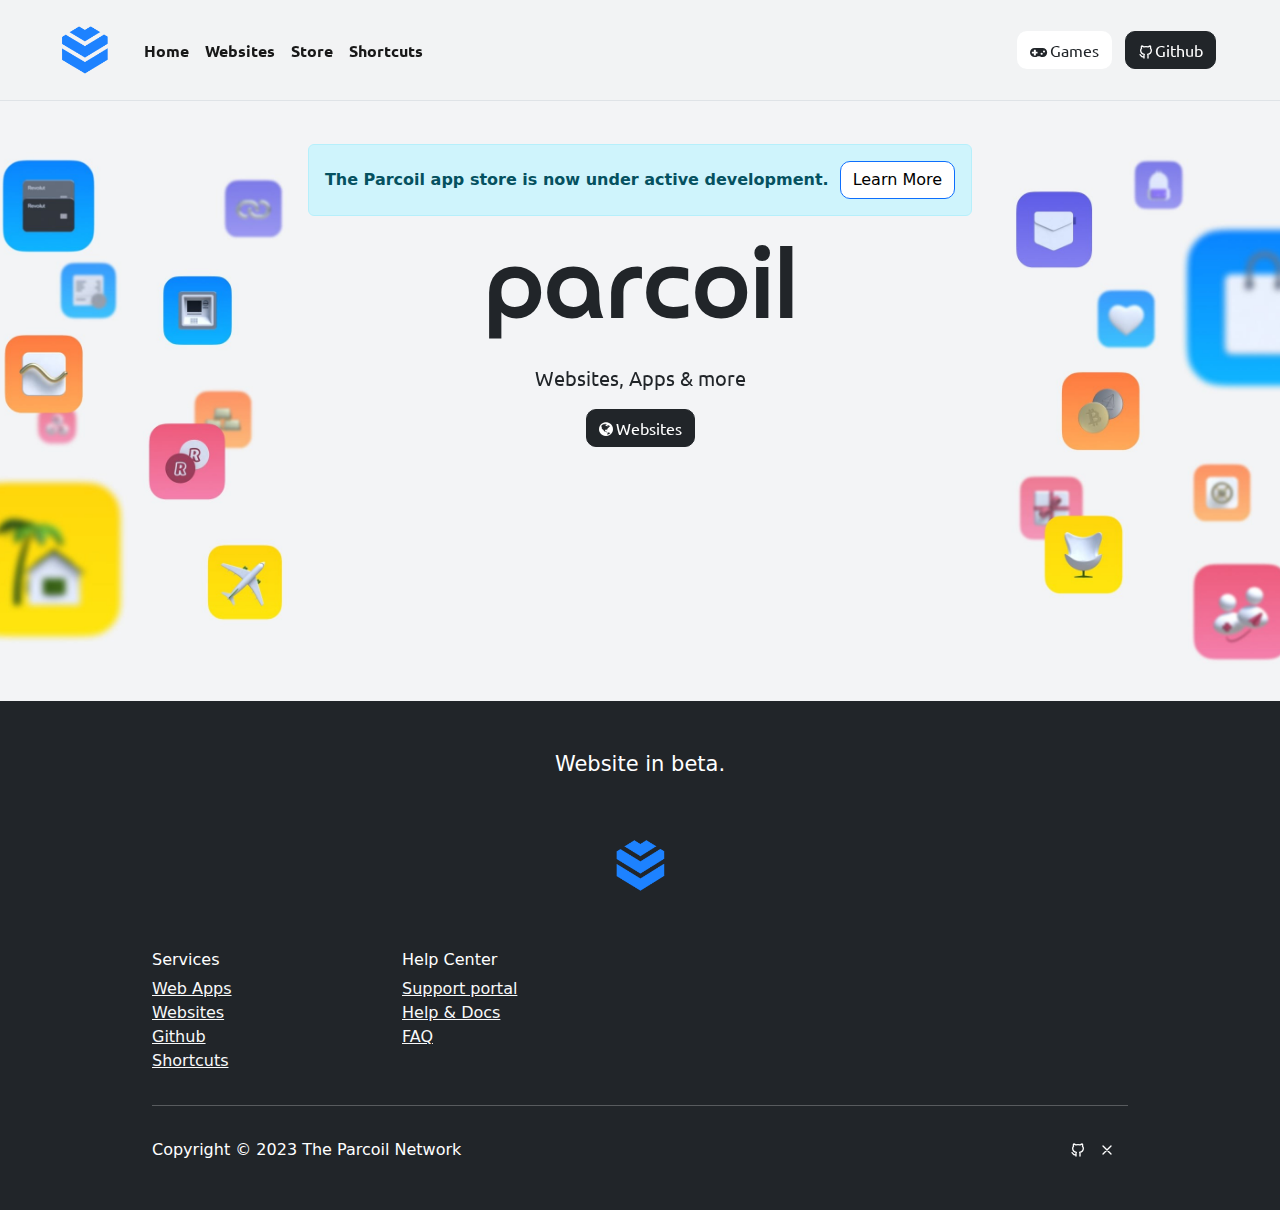
<file: index.html>
<!DOCTYPE html>
<html lang="en">

<head>
    <meta charset="utf-8">
    <meta name="viewport" content="width=device-width, initial-scale=1.0, shrink-to-fit=no">
    <title>The Parcoil network</title>
    <meta property="og:image" content="https://parcoil.com/assets/img/parcoil logo1.png">
    <meta name="twitter:description" content="The Parcoil network Powering Apps Across the Globe!">
    <meta name="twitter:title" content="The Parcoil network">
    <meta name="description" content="The Parcoil network Powering Apps Across the Globe!">
    <meta property="og:type" content="website">
    <meta name="twitter:card" content="summary">
    <meta property="og:description" content="The Parcoil network Powering Apps Across the Globe!">
    <meta name="twitter:image" content="https://parcoil.com/assets/img/Parcoil2.png">
    <link rel="icon" type="image/png" sizes="512x512" href="assets/img/Parcoil2.png">
    <link rel="icon" type="image/png" sizes="512x512" href="assets/img/Parcoil2.png">
    <link rel="icon" type="image/png" sizes="512x512" href="assets/img/Parcoil2.png">
    <link rel="icon" type="image/png" sizes="512x512" href="assets/img/Parcoil2.png">
    <link rel="icon" type="image/png" sizes="512x512" href="assets/img/Parcoil2.png">
    <link rel="stylesheet" href="assets/bootstrap/css/bootstrap.min.css">
    <link rel="stylesheet" href="assets/css/Croogla%204F.css">
    <link rel="stylesheet" href="https://fonts.googleapis.com/css?family=Ubuntu&amp;display=swap">
    <link rel="stylesheet" href="assets/fonts/font-awesome.min.css">
    <link rel="stylesheet" href="assets/css/Articles-Cards-images.css">
    <link rel="stylesheet" href="assets/css/Navbar---Logo-Middle---Phone-Logo-Middle.css">
    <link rel="stylesheet" href="assets/css/styles.css">
</head>

<body>
    <section>
        <nav class="navbar navbar-light navbar-expand-md sticky-top py-3">
            <div class="container"><img src="assets/img/Parcoil2.png" width="70" height="68" style="margin-left: -102px;"><a class="navbar-brand d-flex align-items-center" href="#"></a><button data-bs-toggle="collapse" class="navbar-toggler" data-bs-target="#navcol-3"><span class="visually-hidden">Toggle navigation</span><span class="navbar-toggler-icon"></span></button>
                <div class="collapse navbar-collapse" id="navcol-3">
                    <ul class="navbar-nav me-auto">
                        <li class="nav-item"><a class="nav-link active" href="./" style="font-family: Ubuntu, sans-serif;"><strong>Home</strong></a></li>
                        <li class="nav-item"><a class="nav-link active" href="websites" style="font-family: Ubuntu, sans-serif;"><strong>Websites</strong></a></li>
                        <li class="nav-item"><a class="nav-link active" href="store" style="font-family: Ubuntu, sans-serif;"><strong>Store</strong></a></li>
                        <li class="nav-item d-inline"><a class="nav-link active" href="shortcuts/" style="font-family: Ubuntu, sans-serif;"><strong>Shortcuts</strong></a></li>
                    </ul><a class="btn bg-white me-3" role="button" href="https://nativegames.net" style="font-family: Ubuntu, sans-serif;"><i class="fa fa-gamepad" style="margin-right: 3px;margin-top: -3px;margin-bottom: -2px;padding: 0px;"></i>Games</a><a class="btn btn-dark" role="button" href="https://github.com/Parcoil" style="font-family: Ubuntu, sans-serif;margin-left: -3px;margin-right: -88px;"><svg xmlns="http://www.w3.org/2000/svg" width="1em" height="1em" viewBox="0 0 24 24" stroke-width="2" stroke="currentColor" fill="none" stroke-linecap="round" stroke-linejoin="round" class="icon icon-tabler icon-tabler-brand-github" style="margin-top: -2px;margin-right: 1px;">
                            <path stroke="none" d="M0 0h24v24H0z" fill="none"></path>
                            <path d="M9 19c-4.3 1.4 -4.3 -2.5 -6 -3m12 5v-3.5c0 -1 .1 -1.4 -.5 -2c2.8 -.3 5.5 -1.4 5.5 -6a4.6 4.6 0 0 0 -1.3 -3.2a4.2 4.2 0 0 0 -.1 -3.2s-1.1 -.3 -3.5 1.3a12.3 12.3 0 0 0 -6.2 0c-2.4 -1.6 -3.5 -1.3 -3.5 -1.3a4.2 4.2 0 0 0 -.1 3.2a4.6 4.6 0 0 0 -1.3 3.2c0 4.6 2.7 5.7 5.5 6c-.6 .6 -.6 1.2 -.5 2v3.5"></path>
                        </svg>Github</a>
                </div>
            </div>
        </nav><img class="img-fluid d-md-none" src="assets/img/hero-mobile.png">
        <div data-bss-scroll-zoom="true" data-bss-scroll-zoom-speed="0.3" style="background-image: url(&quot;assets/img/hero.jpeg&quot;);background-position: center;background-size: cover;">
            <div class="text-center d-flex flex-column justify-content-center align-items-center py-4 px-3 hero-content">
                <div class="alert alert-info" role="alert" style="margin-top: -211px;"><span><strong>The Parcoil app store is now under active development.</strong></span><a class="btn btn-primary" role="button" style="margin-right: 0px;margin-left: 11px;background: rgb(255,255,255);color: rgb(0,0,0);" href="store.html">Learn More</a></div>
                <h1 style="font-family: 'Croogla 4F';font-size: 102px;">parcoil</h1>
                <p class="fs-5" style="font-family: Ubuntu, sans-serif;">Websites, Apps &amp; more</p><a class="btn btn-dark" role="button" href="websites" style="font-family: Ubuntu, sans-serif;"><i class="fa fa-globe" style="margin-right: 3px;margin-top: -3px;margin-bottom: -2px;padding: 0px;"></i>Websites</a>
            </div>
        </div>
    </section>
    <footer class="text-white bg-dark">
        <div class="container text-center py-4 py-lg-5"><small class="text-center" style="font-size: 21px;">Website in beta.</small>
            <div class="row text-center my-5">
                <div class="col"><img class="img-fluid" src="assets/img/Parcoil2.png" width="73" height="87"></div>
            </div>
            <div class="row row-cols-2 justify-content-start">
                <div class="col-sm-4 col-md-3 text-lg-start d-flex flex-column item">
                    <h3 class="fs-6 text-white">Services</h3>
                    <ul class="list-unstyled">
                        <li><a class="link-light" href="websites">Web Apps</a></li>
                        <li><a class="link-light" href="websites">Websites</a></li>
                        <li><a class="link-light" href="#https://github.com/Parcoil">Github</a></li>
                        <li><a class="link-light" href="shortcuts">Shortcuts</a></li>
                    </ul>
                </div>
                <div class="col-sm-4 col-md-3 text-lg-start d-flex flex-column item">
                    <h3 class="fs-6 text-white">Help Center</h3>
                    <ul class="list-unstyled">
                        <li><a class="link-light" href="#">Support portal</a></li>
                        <li><a class="link-light" href="#">Help &amp; Docs</a></li>
                        <li><a class="link-light" href="#">FAQ</a></li>
                    </ul>
                </div>
            </div>
            <hr>
            <div class="d-flex justify-content-between align-items-center pt-3">
                <p class="mb-0">Copyright © 2023 The Parcoil Network</p>
                <ul class="list-inline mb-0">
                    <li class="list-inline-item"><a href="#"><svg xmlns="http://www.w3.org/2000/svg" width="1em" height="1em" viewBox="0 0 24 24" stroke-width="2" stroke="currentColor" fill="none" stroke-linecap="round" stroke-linejoin="round" class="icon icon-tabler icon-tabler-brand-github" style="color: rgb(255,255,255);">
                                <path stroke="none" d="M0 0h24v24H0z" fill="none"></path>
                                <path d="M9 19c-4.3 1.4 -4.3 -2.5 -6 -3m12 5v-3.5c0 -1 .1 -1.4 -.5 -2c2.8 -.3 5.5 -1.4 5.5 -6a4.6 4.6 0 0 0 -1.3 -3.2a4.2 4.2 0 0 0 -.1 -3.2s-1.1 -.3 -3.5 1.3a12.3 12.3 0 0 0 -6.2 0c-2.4 -1.6 -3.5 -1.3 -3.5 -1.3a4.2 4.2 0 0 0 -.1 3.2a4.6 4.6 0 0 0 -1.3 3.2c0 4.6 2.7 5.7 5.5 6c-.6 .6 -.6 1.2 -.5 2v3.5"></path>
                            </svg></a></li>
                    <li class="list-inline-item"><a href="https://twitter.com/Parcoilinc" style="color: rgb(255,255,255);"><svg xmlns="http://www.w3.org/2000/svg" width="1em" height="1em" viewBox="0 0 24 24" fill="none">
                                <path d="M6 18L18 6M6 6L18 18" stroke="currentColor" stroke-width="2" stroke-linecap="round" stroke-linejoin="round"></path>
                            </svg></a></li>
                    <li class="list-inline-item"></li>
                </ul>
            </div>
        </div>
    </footer>
    <script src="assets/bootstrap/js/bootstrap.min.js"></script>
    <script src="assets/js/bs-init.js"></script>
    <script src="assets/js/Theme-switcher.js"></script>
</body>

</html>
</file>
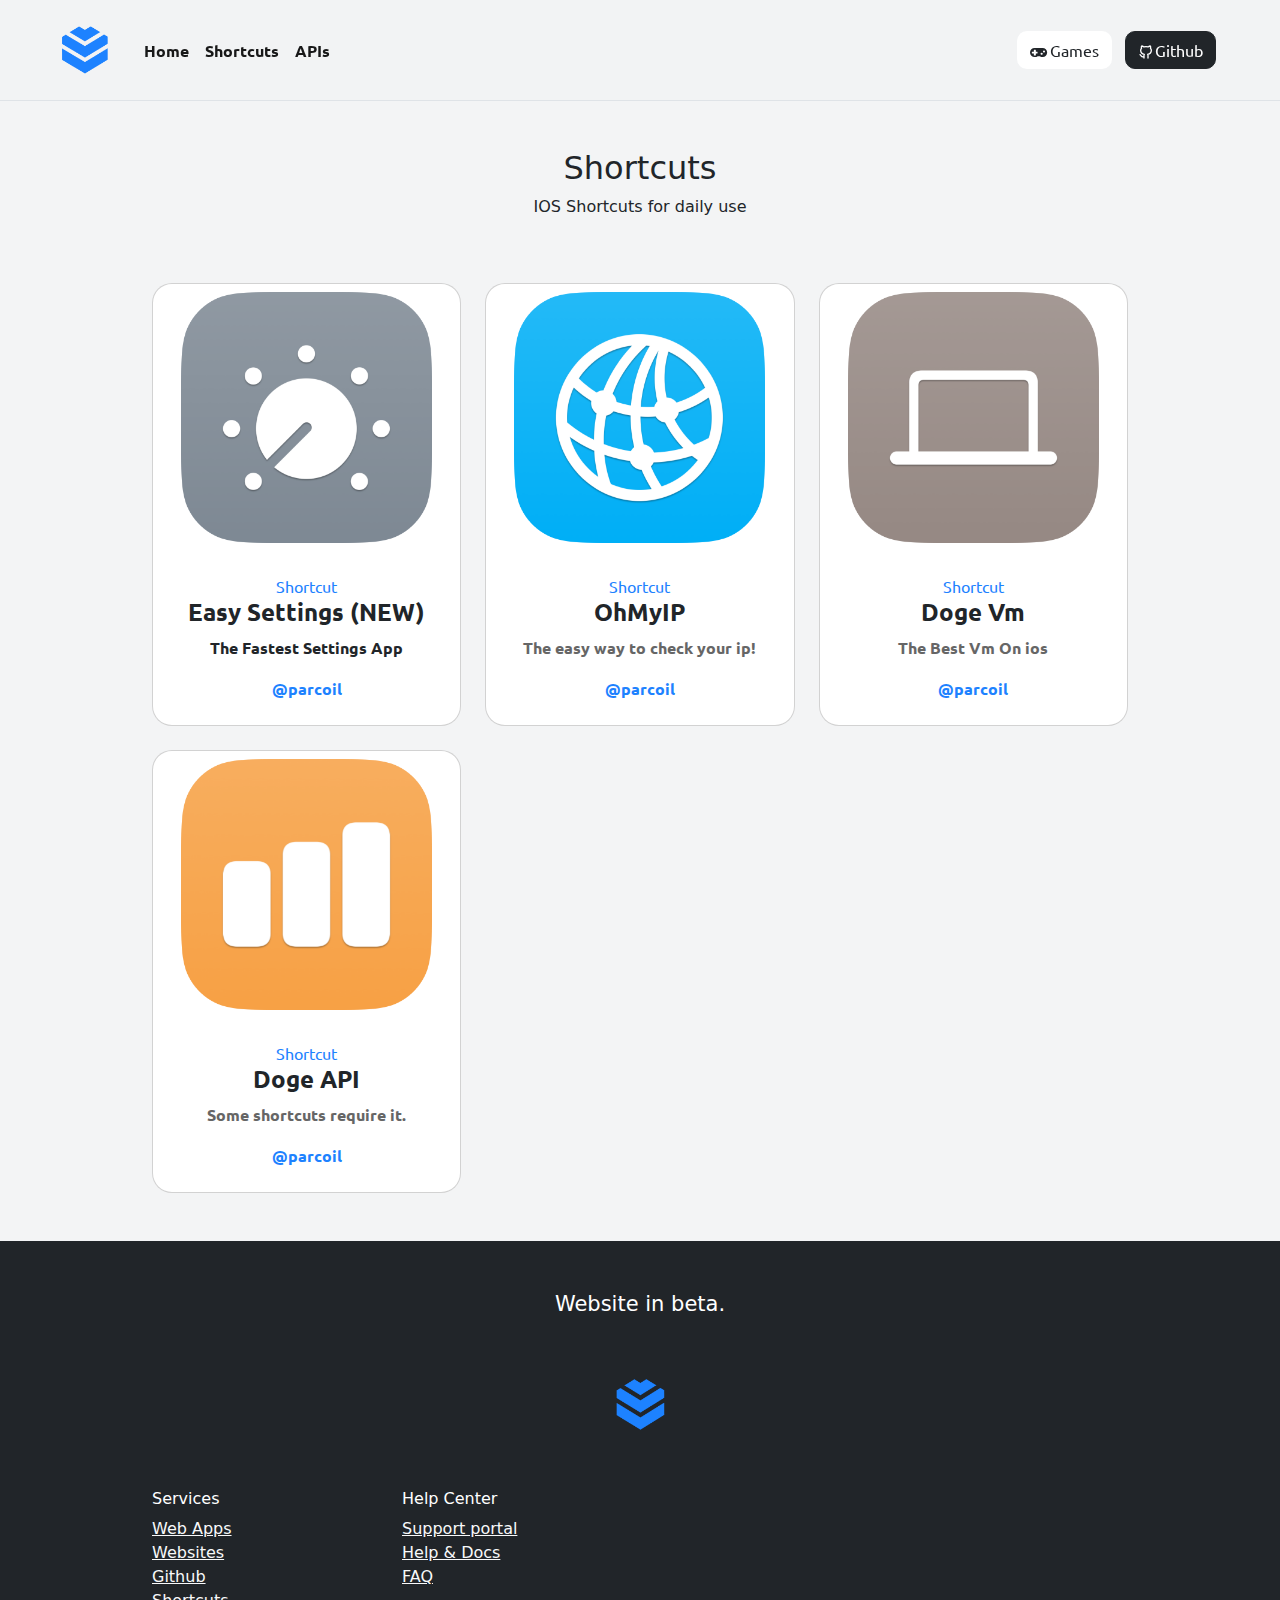
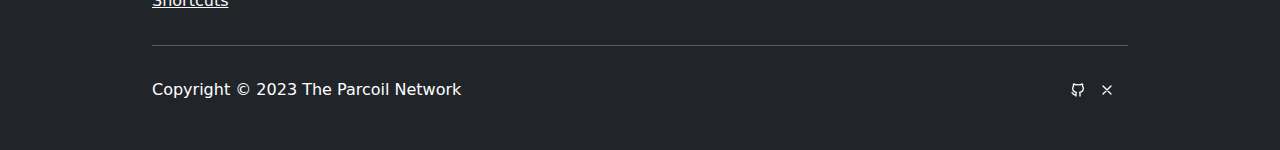
<file: shortcuts/index.html>
<!DOCTYPE html>
<html lang="en">

<head>
    <meta charset="utf-8">
    <meta name="viewport" content="width=device-width, initial-scale=1.0, shrink-to-fit=no">
    <title>The Parcoil network</title>
    <meta property="og:image" content="https://parcoil.com/assets/img/parcoil logo1.png">
    <meta name="twitter:description" content="The Parcoil network Powering Apps Across the Globe!">
    <meta name="twitter:title" content="The Parcoil network">
    <meta name="description" content="The Parcoil network Powering Apps Across the Globe!">
    <meta property="og:type" content="website">
    <meta name="twitter:card" content="summary">
    <meta property="og:description" content="The Parcoil network Powering Apps Across the Globe!">
    <meta name="twitter:image" content="https://parcoil.com/assets/img/Parcoil2.png">
    <link rel="icon" type="image/png" sizes="512x512" href="../assets/img/Parcoil2.png">
    <link rel="icon" type="image/png" sizes="512x512" href="../assets/img/Parcoil2.png">
    <link rel="icon" type="image/png" sizes="512x512" href="../assets/img/Parcoil2.png">
    <link rel="icon" type="image/png" sizes="512x512" href="../assets/img/Parcoil2.png">
    <link rel="icon" type="image/png" sizes="512x512" href="../assets/img/Parcoil2.png">
    <link rel="stylesheet" href="../assets/bootstrap/css/bootstrap.min.css">
    <link rel="stylesheet" href="../assets/css/Croogla%204F.css">
    <link rel="stylesheet" href="https://fonts.googleapis.com/css?family=Ubuntu&amp;display=swap">
    <link rel="stylesheet" href="../assets/fonts/font-awesome.min.css">
    <link rel="stylesheet" href="../assets/css/Articles-Cards-images.css">
    <link rel="stylesheet" href="../assets/css/Navbar---Logo-Middle---Phone-Logo-Middle.css">
    <link rel="stylesheet" href="../assets/css/styles.css">
</head>

<body>
    <nav class="navbar navbar-light navbar-expand-sm sticky-top py-3">
        <div class="container"><img src="../assets/img/Parcoil2.png" width="70" height="68" style="margin-left: -102px;"><a class="navbar-brand d-flex align-items-center" href="#"></a><button data-bs-toggle="collapse" class="navbar-toggler" data-bs-target="#navcol-1"><span class="visually-hidden">Toggle navigation</span><span class="navbar-toggler-icon"></span></button>
            <div class="collapse navbar-collapse" id="navcol-1">
                <ul class="navbar-nav me-auto">
                    <li class="nav-item"><a class="nav-link active" href="./" style="font-family: Ubuntu, sans-serif;"><strong>Home</strong></a></li>
                    <li class="nav-item"><a class="nav-link active" href="shortcuts/" style="font-family: Ubuntu, sans-serif;"><strong>Shortcuts</strong></a></li>
                    <li class="nav-item"><a class="nav-link active" href="store" style="font-family: Ubuntu, sans-serif;"><strong>APIs</strong></a></li>
                </ul><a class="btn bg-white me-3" role="button" href="https://nativegames.net" style="font-family: Ubuntu, sans-serif;"><i class="fa fa-gamepad" style="margin-right: 3px;margin-top: -3px;margin-bottom: -2px;padding: 0px;"></i>Games</a><a class="btn btn-dark" role="button" href="https://github.com/Parcoil" style="font-family: Ubuntu, sans-serif;margin-left: -3px;margin-right: -88px;"><svg xmlns="http://www.w3.org/2000/svg" width="1em" height="1em" viewBox="0 0 24 24" stroke-width="2" stroke="currentColor" fill="none" stroke-linecap="round" stroke-linejoin="round" class="icon icon-tabler icon-tabler-brand-github" style="margin-top: -2px;margin-right: 1px;">
                        <path stroke="none" d="M0 0h24v24H0z" fill="none"></path>
                        <path d="M9 19c-4.3 1.4 -4.3 -2.5 -6 -3m12 5v-3.5c0 -1 .1 -1.4 -.5 -2c2.8 -.3 5.5 -1.4 5.5 -6a4.6 4.6 0 0 0 -1.3 -3.2a4.2 4.2 0 0 0 -.1 -3.2s-1.1 -.3 -3.5 1.3a12.3 12.3 0 0 0 -6.2 0c-2.4 -1.6 -3.5 -1.3 -3.5 -1.3a4.2 4.2 0 0 0 -.1 3.2a4.6 4.6 0 0 0 -1.3 3.2c0 4.6 2.7 5.7 5.5 6c-.6 .6 -.6 1.2 -.5 2v3.5"></path>
                    </svg>Github</a>
            </div>
        </div>
    </nav>
    <div class="container py-4 py-xl-5">
        <div class="row mb-5">
            <div class="col-md-8 col-xl-6 text-center mx-auto">
                <h2>Shortcuts</h2>
                <p>IOS Shortcuts for daily use</p>
            </div>
        </div>
        <div class="row gy-4 row-cols-1 row-cols-md-2 row-cols-xl-3">
            <div class="col text-center">
                <div class="card"><a href="easysettings"><img class="fit-cover" style="height: 266px;" src="../assets/img/easysettings25.png" width="307" height="200"></a>
                    <div class="card-body p-4">
                        <p class="text-primary card-text mb-0" style="font-family: Ubuntu, sans-serif;"><span style="color: rgb(29, 130, 255);">Shortcut</span></p>
                        <h4 class="card-title" style="font-family: Ubuntu, sans-serif;"><strong>Easy Settings (NEW)</strong></h4>
                        <p class="card-text" style="font-family: Ubuntu, sans-serif;"><strong>The Fastest Settings App</strong></p>
                        <p class="card-text" style="font-family: Ubuntu, sans-serif;"><strong><span style="color: rgb(29, 130, 255);">@parcoil</span></strong></p>
                    </div>
                </div>
            </div>
            <div class="col text-center">
                <div class="card"><a href="ohmyip"><img class="fit-cover" style="height: 266px;" src="../assets/img/ohmyip.png" width="307" height="200"></a>
                    <div class="card-body p-4">
                        <p class="text-primary card-text mb-0" style="font-family: Ubuntu, sans-serif;"><span style="color: rgb(29, 130, 255);">Shortcut</span></p>
                        <h4 class="card-title" style="font-family: Ubuntu, sans-serif;"><strong>OhMyIP</strong></h4>
                        <p class="card-text" style="font-family: Ubuntu, sans-serif;"><strong><span style="color: rgb(102, 102, 102);">The easy way to check your ip!</span></strong></p>
                        <p class="card-text" style="font-family: Ubuntu, sans-serif;"><strong><span style="color: rgb(29, 130, 255);">@parcoil</span></strong></p>
                    </div>
                </div>
            </div>
            <div class="col text-center">
                <div class="card"><a href="dogevm"><img class="fit-cover" style="height: 266px;" src="../assets/img/dogevm.png" width="307" height="200"></a>
                    <div class="card-body p-4">
                        <p class="text-primary card-text mb-0" style="font-family: Ubuntu, sans-serif;"><span style="color: rgb(29, 130, 255);">Shortcut</span></p>
                        <h4 class="card-title" style="font-family: Ubuntu, sans-serif;"><strong>Doge Vm</strong></h4>
                        <p class="card-text" style="font-family: Ubuntu, sans-serif;"><strong><span style="color: rgb(102, 102, 102);">The Best Vm On ios</span></strong></p>
                        <p class="card-text" style="font-family: Ubuntu, sans-serif;"><strong><span style="color: rgb(29, 130, 255);">@parcoil</span></strong></p>
                    </div>
                </div>
            </div>
            <div class="col text-center">
                <div class="card"><a href="dogevm"><img class="fit-cover" style="height: 266px;" src="../assets/img/dogeapi.png" width="307" height="200"></a>
                    <div class="card-body p-4">
                        <p class="text-primary card-text mb-0" style="font-family: Ubuntu, sans-serif;"><span style="color: rgb(29, 130, 255);">Shortcut</span></p>
                        <h4 class="card-title" style="font-family: Ubuntu, sans-serif;"><strong>Doge API</strong></h4>
                        <p class="card-text" style="font-family: Ubuntu, sans-serif;"><strong><span style="color: rgb(102, 102, 102);">Some shortcuts require it.</span></strong></p>
                        <p class="card-text" style="font-family: Ubuntu, sans-serif;"><strong><span style="color: rgb(29, 130, 255);">@parcoil</span></strong></p>
                    </div>
                </div>
            </div>
        </div>
    </div>
    <footer class="text-white bg-dark">
        <div class="container text-center py-4 py-lg-5"><small class="text-center" style="font-size: 21px;">Website in beta.</small>
            <div class="row text-center my-5">
                <div class="col"><img class="img-fluid" src="../assets/img/Parcoil2.png" width="73" height="87"></div>
            </div>
            <div class="row row-cols-2 justify-content-start">
                <div class="col-sm-4 col-md-3 text-lg-start d-flex flex-column item">
                    <h3 class="fs-6 text-white">Services</h3>
                    <ul class="list-unstyled">
                        <li><a class="link-light" href="websites">Web Apps</a></li>
                        <li><a class="link-light" href="websites">Websites</a></li>
                        <li><a class="link-light" href="#https://github.com/Parcoil">Github</a></li>
                        <li><a class="link-light" href="shortcuts">Shortcuts</a></li>
                    </ul>
                </div>
                <div class="col-sm-4 col-md-3 text-lg-start d-flex flex-column item">
                    <h3 class="fs-6 text-white">Help Center</h3>
                    <ul class="list-unstyled">
                        <li><a class="link-light" href="#">Support portal</a></li>
                        <li><a class="link-light" href="#">Help &amp; Docs</a></li>
                        <li><a class="link-light" href="#">FAQ</a></li>
                    </ul>
                </div>
            </div>
            <hr>
            <div class="d-flex justify-content-between align-items-center pt-3">
                <p class="mb-0">Copyright © 2023 The Parcoil Network</p>
                <ul class="list-inline mb-0">
                    <li class="list-inline-item"><a href="#"><svg xmlns="http://www.w3.org/2000/svg" width="1em" height="1em" viewBox="0 0 24 24" stroke-width="2" stroke="currentColor" fill="none" stroke-linecap="round" stroke-linejoin="round" class="icon icon-tabler icon-tabler-brand-github" style="color: rgb(255,255,255);">
                                <path stroke="none" d="M0 0h24v24H0z" fill="none"></path>
                                <path d="M9 19c-4.3 1.4 -4.3 -2.5 -6 -3m12 5v-3.5c0 -1 .1 -1.4 -.5 -2c2.8 -.3 5.5 -1.4 5.5 -6a4.6 4.6 0 0 0 -1.3 -3.2a4.2 4.2 0 0 0 -.1 -3.2s-1.1 -.3 -3.5 1.3a12.3 12.3 0 0 0 -6.2 0c-2.4 -1.6 -3.5 -1.3 -3.5 -1.3a4.2 4.2 0 0 0 -.1 3.2a4.6 4.6 0 0 0 -1.3 3.2c0 4.6 2.7 5.7 5.5 6c-.6 .6 -.6 1.2 -.5 2v3.5"></path>
                            </svg></a></li>
                    <li class="list-inline-item"><a href="https://twitter.com/Parcoilinc" style="color: rgb(255,255,255);"><svg xmlns="http://www.w3.org/2000/svg" width="1em" height="1em" viewBox="0 0 24 24" fill="none">
                                <path d="M6 18L18 6M6 6L18 18" stroke="currentColor" stroke-width="2" stroke-linecap="round" stroke-linejoin="round"></path>
                            </svg></a></li>
                    <li class="list-inline-item"></li>
                </ul>
            </div>
        </div>
    </footer>
    <script src="../assets/bootstrap/js/bootstrap.min.js"></script>
    <script src="../assets/js/bs-init.js"></script>
    <script src="../assets/js/Theme-switcher.js"></script>
</body>

</html>
</file>
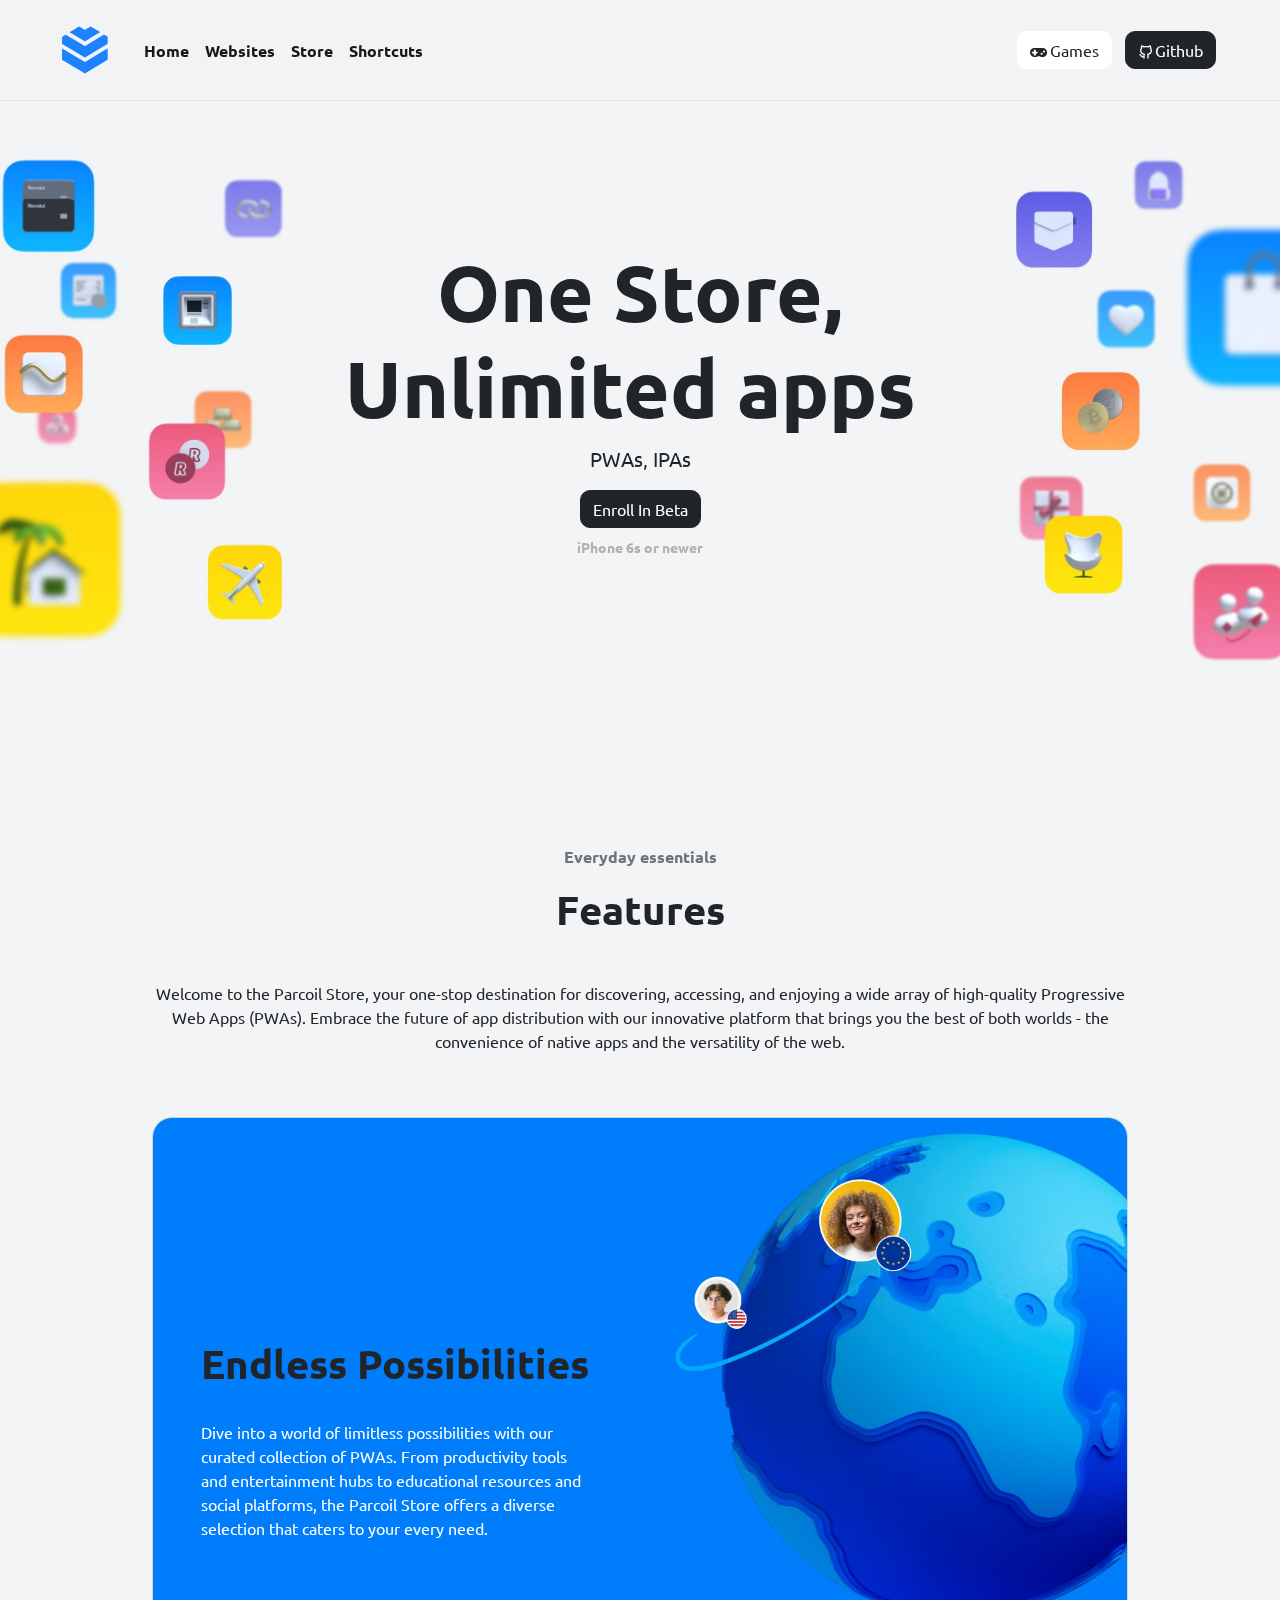
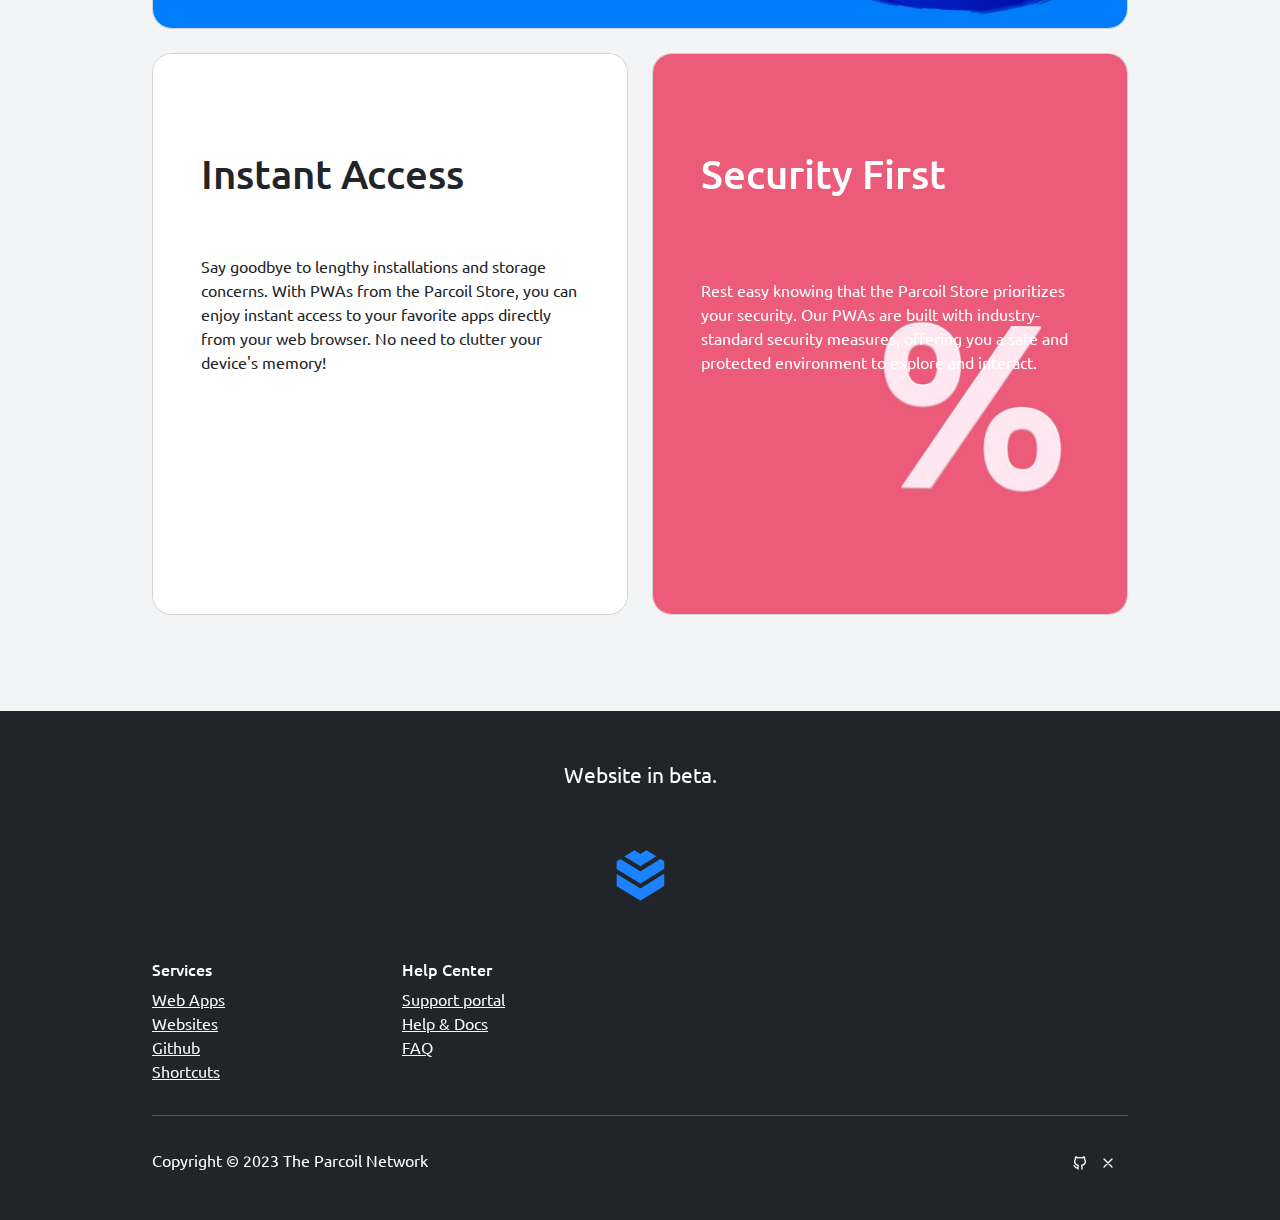
<file: store.html>
<!DOCTYPE html>
<html lang="en">

<head>
    <meta charset="utf-8">
    <meta name="viewport" content="width=device-width, initial-scale=1.0, shrink-to-fit=no">
    <title>Parcoil Appstore | Best PWAs</title>
    <meta property="og:image" content="https://parcoil.com/assets/img/parcoil logo1.png">
    <meta name="twitter:description" content="The Parcoil network Powering Apps Across the Globe!">
    <meta name="twitter:title" content="The Parcoil network">
    <meta property="og:type" content="website">
    <meta name="twitter:card" content="summary">
    <meta property="og:description" content="The Parcoil network Powering Apps Across the Globe!">
    <meta name="twitter:image" content="https://parcoil.com/assets/img/Parcoil2.png">
    <meta name="description" content="An Upcoming Appstore With PWAs">
    <link rel="icon" type="image/png" sizes="512x512" href="assets/img/Parcoil2.png">
    <link rel="icon" type="image/png" sizes="512x512" href="assets/img/Parcoil2.png">
    <link rel="icon" type="image/png" sizes="512x512" href="assets/img/Parcoil2.png">
    <link rel="icon" type="image/png" sizes="512x512" href="assets/img/Parcoil2.png">
    <link rel="icon" type="image/png" sizes="512x512" href="assets/img/Parcoil2.png">
    <link rel="stylesheet" href="assets/bootstrap/css/bootstrap.min.css">
    <link rel="stylesheet" href="assets/css/Croogla%204F.css">
    <link rel="stylesheet" href="https://fonts.googleapis.com/css?family=Ubuntu&amp;display=swap">
    <link rel="stylesheet" href="assets/fonts/font-awesome.min.css">
    <link rel="stylesheet" href="assets/css/Articles-Cards-images.css">
    <link rel="stylesheet" href="assets/css/Navbar---Logo-Middle---Phone-Logo-Middle.css">
    <link rel="stylesheet" href="assets/css/styles.css">
</head>

<body style="font-family: Ubuntu, sans-serif;">
    <nav class="navbar navbar-light navbar-expand-md sticky-top py-3">
        <div class="container"><img src="assets/img/Parcoil2.png" width="70" height="68" style="margin-left: -102px;"><a class="navbar-brand d-flex align-items-center" href="#"></a><button data-bs-toggle="collapse" class="navbar-toggler" data-bs-target="#navcol-3"><span class="visually-hidden">Toggle navigation</span><span class="navbar-toggler-icon"></span></button>
            <div class="collapse navbar-collapse" id="navcol-3">
                <ul class="navbar-nav me-auto">
                    <li class="nav-item"><a class="nav-link active" href="./" style="font-family: Ubuntu, sans-serif;"><strong>Home</strong></a></li>
                    <li class="nav-item"><a class="nav-link active" href="websites" style="font-family: Ubuntu, sans-serif;"><strong>Websites</strong></a></li>
                    <li class="nav-item"><a class="nav-link active" href="store" style="font-family: Ubuntu, sans-serif;"><strong>Store</strong></a></li>
                    <li class="nav-item d-inline"><a class="nav-link active" href="shortcuts/" style="font-family: Ubuntu, sans-serif;"><strong>Shortcuts</strong></a></li>
                </ul><a class="btn bg-white me-3" role="button" href="https://nativegames.net" style="font-family: Ubuntu, sans-serif;"><i class="fa fa-gamepad" style="margin-right: 3px;margin-top: -3px;margin-bottom: -2px;padding: 0px;"></i>Games</a><a class="btn btn-dark" role="button" href="https://github.com/Parcoil" style="font-family: Ubuntu, sans-serif;margin-left: -3px;margin-right: -88px;"><svg xmlns="http://www.w3.org/2000/svg" width="1em" height="1em" viewBox="0 0 24 24" stroke-width="2" stroke="currentColor" fill="none" stroke-linecap="round" stroke-linejoin="round" class="icon icon-tabler icon-tabler-brand-github" style="margin-top: -2px;margin-right: 1px;">
                        <path stroke="none" d="M0 0h24v24H0z" fill="none"></path>
                        <path d="M9 19c-4.3 1.4 -4.3 -2.5 -6 -3m12 5v-3.5c0 -1 .1 -1.4 -.5 -2c2.8 -.3 5.5 -1.4 5.5 -6a4.6 4.6 0 0 0 -1.3 -3.2a4.2 4.2 0 0 0 -.1 -3.2s-1.1 -.3 -3.5 1.3a12.3 12.3 0 0 0 -6.2 0c-2.4 -1.6 -3.5 -1.3 -3.5 -1.3a4.2 4.2 0 0 0 -.1 3.2a4.6 4.6 0 0 0 -1.3 3.2c0 4.6 2.7 5.7 5.5 6c-.6 .6 -.6 1.2 -.5 2v3.5"></path>
                    </svg>Github</a>
            </div>
        </div>
    </nav>
    <section><img class="img-fluid d-md-none" src="assets/img/hero-mobile.png">
        <div data-bss-scroll-zoom="true" data-bss-scroll-zoom-speed="0.3" style="background-image: url(&quot;assets/img/hero.jpeg&quot;);background-position: center;background-size: cover;">
            <div class="text-center d-flex flex-column justify-content-center align-items-center py-4 px-3 hero-content">
                <h1 class="display-1 fw-bold">One Store, <br>Unlimited apps&nbsp;</h1>
                <p class="fs-5">PWAs, IPAs</p><button class="btn btn-dark" type="button">Enroll In Beta</button><small style="font-family: Ubuntu, sans-serif;font-weight: bold;color: rgb(177,177,177);margin-top: 9px;">iPhone 6s or newer</small>
            </div>
        </div>
    </section>
    <section class="my-5 py-5">
        <div class="container">
            <div class="row">
                <div class="col-md-12 text-center py-5">
                    <p class="fw-bold text-muted">Everyday essentials</p>
                    <h3 class="display-6 fw-bold mb-4">Features</h3>
                    <p><br><span style="background-color: rgb(243, 244, 245);">Welcome to the Parcoil Store, your one-stop destination for discovering, accessing, and enjoying a wide array of high-quality Progressive Web Apps (PWAs). Embrace the future of app distribution with our innovative platform that brings you the best of both worlds - the convenience of native apps and the versatility of the web.</span></p>
                </div>
            </div>
        </div>
        <div class="container">
            <div class="row mb-4">
                <div class="col-md-12">
                    <div class="card text-white"><img class="card-img w-100 d-block d-md-none" src="assets/img/payments-mobile.jpeg"><img class="card-img w-100 d-block d-none d-md-block" src="assets/img/payments.jpeg">
                        <div class="card-img-overlay d-flex flex-column align-items-start p-4 card-content-half p-xl-5">
                            <h4 class="fs-1 mt-md-auto"><strong><span style="color: rgb(33, 37, 41); background-color: rgba(21, 14, 14, 0);">Endless Possibilities</span></strong></h4>
                            <p><br>Dive into a world of limitless possibilities with our curated collection of PWAs. From productivity tools and entertainment hubs to educational resources and social platforms, the Parcoil Store offers a diverse selection that caters to your every need.<br><br></p>
                        </div>
                    </div>
                </div>
            </div>
            <div class="row gy-4">
                <div class="col-md-6">
                    <div class="card"><img class="card-img w-100 d-block" src="assets/img/savings.jpeg">
                        <div class="card-img-overlay d-flex flex-column align-items-start p-4 p-xl-5" style="background: #ffffff;">
                            <h4 class="fs-1"><br>Instant Access<br><br></h4>
                            <p>Say goodbye to lengthy installations and storage concerns. With PWAs from the Parcoil Store, you can enjoy instant access to your favorite apps directly from your web browser. No need to clutter your device's memory!</p>
                        </div>
                    </div>
                </div>
                <div class="col-md-6">
                    <div class="card text-white"><img class="card-img w-100 d-block" src="assets/img/rewards.jpeg">
                        <div class="card-img-overlay d-flex flex-column align-items-start p-4 p-xl-5">
                            <h4 class="fs-1"><br>Security First<br><br></h4>
                            <p><br>Rest easy knowing that the Parcoil Store prioritizes your security. Our PWAs are built with industry-standard security measures, offering you a safe and protected environment to explore and interact.<br><br></p>
                        </div>
                    </div>
                </div>
            </div>
        </div>
    </section>
    <footer class="text-white bg-dark">
        <div class="container text-center py-4 py-lg-5"><small class="text-center" style="font-size: 21px;">Website in beta.</small>
            <div class="row text-center my-5">
                <div class="col"><img class="img-fluid" src="assets/img/Parcoil2.png" width="73" height="87"></div>
            </div>
            <div class="row row-cols-2 justify-content-start">
                <div class="col-sm-4 col-md-3 text-lg-start d-flex flex-column item">
                    <h3 class="fs-6 text-white">Services</h3>
                    <ul class="list-unstyled">
                        <li><a class="link-light" href="websites">Web Apps</a></li>
                        <li><a class="link-light" href="websites">Websites</a></li>
                        <li><a class="link-light" href="#https://github.com/Parcoil">Github</a></li>
                        <li><a class="link-light" href="shortcuts">Shortcuts</a></li>
                    </ul>
                </div>
                <div class="col-sm-4 col-md-3 text-lg-start d-flex flex-column item">
                    <h3 class="fs-6 text-white">Help Center</h3>
                    <ul class="list-unstyled">
                        <li><a class="link-light" href="#">Support portal</a></li>
                        <li><a class="link-light" href="#">Help &amp; Docs</a></li>
                        <li><a class="link-light" href="#">FAQ</a></li>
                    </ul>
                </div>
            </div>
            <hr>
            <div class="d-flex justify-content-between align-items-center pt-3">
                <p class="mb-0">Copyright © 2023 The Parcoil Network</p>
                <ul class="list-inline mb-0">
                    <li class="list-inline-item"><a href="#"><svg xmlns="http://www.w3.org/2000/svg" width="1em" height="1em" viewBox="0 0 24 24" stroke-width="2" stroke="currentColor" fill="none" stroke-linecap="round" stroke-linejoin="round" class="icon icon-tabler icon-tabler-brand-github" style="color: rgb(255,255,255);">
                                <path stroke="none" d="M0 0h24v24H0z" fill="none"></path>
                                <path d="M9 19c-4.3 1.4 -4.3 -2.5 -6 -3m12 5v-3.5c0 -1 .1 -1.4 -.5 -2c2.8 -.3 5.5 -1.4 5.5 -6a4.6 4.6 0 0 0 -1.3 -3.2a4.2 4.2 0 0 0 -.1 -3.2s-1.1 -.3 -3.5 1.3a12.3 12.3 0 0 0 -6.2 0c-2.4 -1.6 -3.5 -1.3 -3.5 -1.3a4.2 4.2 0 0 0 -.1 3.2a4.6 4.6 0 0 0 -1.3 3.2c0 4.6 2.7 5.7 5.5 6c-.6 .6 -.6 1.2 -.5 2v3.5"></path>
                            </svg></a></li>
                    <li class="list-inline-item"><a href="https://twitter.com/Parcoilinc" style="color: rgb(255,255,255);"><svg xmlns="http://www.w3.org/2000/svg" width="1em" height="1em" viewBox="0 0 24 24" fill="none">
                                <path d="M6 18L18 6M6 6L18 18" stroke="currentColor" stroke-width="2" stroke-linecap="round" stroke-linejoin="round"></path>
                            </svg></a></li>
                    <li class="list-inline-item"></li>
                </ul>
            </div>
        </div>
    </footer>
    <script src="assets/bootstrap/js/bootstrap.min.js"></script>
    <script src="assets/js/bs-init.js"></script>
    <script src="assets/js/Theme-switcher.js"></script>
</body>

</html>
</file>
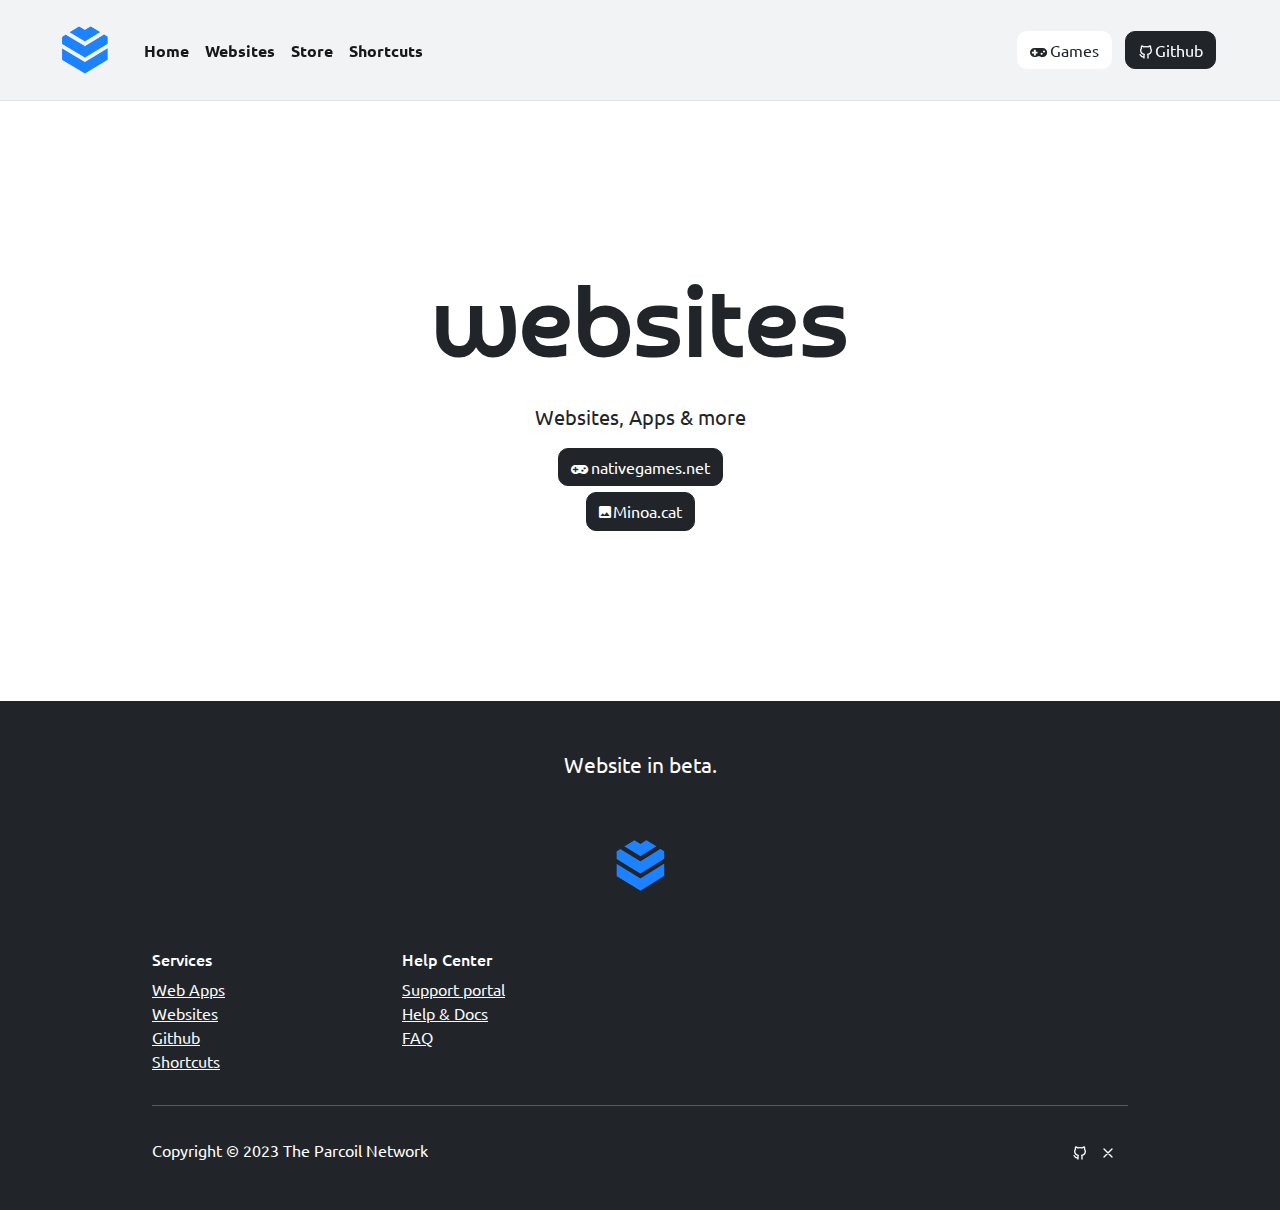
<file: websites.html>
<!DOCTYPE html>
<html lang="en">

<head>
    <meta charset="utf-8">
    <meta name="viewport" content="width=device-width, initial-scale=1.0, shrink-to-fit=no">
    <title>Websites | The Parcoil Network</title>
    <meta property="og:image" content="https://parcoil.com/assets/img/parcoil logo1.png">
    <meta name="twitter:description" content="The Parcoil network Powering Apps Across the Globe!">
    <meta name="twitter:title" content="The Parcoil network">
    <meta property="og:type" content="website">
    <meta name="twitter:card" content="summary">
    <meta property="og:description" content="The Parcoil network Powering Apps Across the Globe!">
    <meta name="twitter:image" content="https://parcoil.com/assets/img/Parcoil2.png">
    <meta name="description" content="Websites Owned by The Parcoil Network">
    <link rel="icon" type="image/png" sizes="512x512" href="assets/img/Parcoil2.png">
    <link rel="icon" type="image/png" sizes="512x512" href="assets/img/Parcoil2.png">
    <link rel="icon" type="image/png" sizes="512x512" href="assets/img/Parcoil2.png">
    <link rel="icon" type="image/png" sizes="512x512" href="assets/img/Parcoil2.png">
    <link rel="icon" type="image/png" sizes="512x512" href="assets/img/Parcoil2.png">
    <link rel="stylesheet" href="assets/bootstrap/css/bootstrap.min.css">
    <link rel="stylesheet" href="assets/css/Croogla%204F.css">
    <link rel="stylesheet" href="https://fonts.googleapis.com/css?family=Ubuntu&amp;display=swap">
    <link rel="stylesheet" href="assets/fonts/font-awesome.min.css">
    <link rel="stylesheet" href="assets/fonts/ionicons.min.css">
    <link rel="stylesheet" href="assets/css/Articles-Cards-images.css">
    <link rel="stylesheet" href="assets/css/Navbar---Logo-Middle---Phone-Logo-Middle.css">
    <link rel="stylesheet" href="assets/css/styles.css">
</head>

<body style="font-family: Ubuntu, sans-serif;">
    <nav class="navbar navbar-light navbar-expand-md sticky-top py-3">
        <div class="container"><img src="assets/img/Parcoil2.png" width="70" height="68" style="margin-left: -102px;"><a class="navbar-brand d-flex align-items-center" href="#"></a><button data-bs-toggle="collapse" class="navbar-toggler" data-bs-target="#navcol-3"><span class="visually-hidden">Toggle navigation</span><span class="navbar-toggler-icon"></span></button>
            <div class="collapse navbar-collapse" id="navcol-3">
                <ul class="navbar-nav me-auto">
                    <li class="nav-item"><a class="nav-link active" href="./" style="font-family: Ubuntu, sans-serif;"><strong>Home</strong></a></li>
                    <li class="nav-item"><a class="nav-link active" href="websites" style="font-family: Ubuntu, sans-serif;"><strong>Websites</strong></a></li>
                    <li class="nav-item"><a class="nav-link active" href="store" style="font-family: Ubuntu, sans-serif;"><strong>Store</strong></a></li>
                    <li class="nav-item d-inline"><a class="nav-link active" href="shortcuts/" style="font-family: Ubuntu, sans-serif;"><strong>Shortcuts</strong></a></li>
                </ul><a class="btn bg-white me-3" role="button" href="https://nativegames.net" style="font-family: Ubuntu, sans-serif;"><i class="fa fa-gamepad" style="margin-right: 3px;margin-top: -3px;margin-bottom: -2px;padding: 0px;"></i>Games</a><a class="btn btn-dark" role="button" href="https://github.com/Parcoil" style="font-family: Ubuntu, sans-serif;margin-left: -3px;margin-right: -88px;"><svg xmlns="http://www.w3.org/2000/svg" width="1em" height="1em" viewBox="0 0 24 24" stroke-width="2" stroke="currentColor" fill="none" stroke-linecap="round" stroke-linejoin="round" class="icon icon-tabler icon-tabler-brand-github" style="margin-top: -2px;margin-right: 1px;">
                        <path stroke="none" d="M0 0h24v24H0z" fill="none"></path>
                        <path d="M9 19c-4.3 1.4 -4.3 -2.5 -6 -3m12 5v-3.5c0 -1 .1 -1.4 -.5 -2c2.8 -.3 5.5 -1.4 5.5 -6a4.6 4.6 0 0 0 -1.3 -3.2a4.2 4.2 0 0 0 -.1 -3.2s-1.1 -.3 -3.5 1.3a12.3 12.3 0 0 0 -6.2 0c-2.4 -1.6 -3.5 -1.3 -3.5 -1.3a4.2 4.2 0 0 0 -.1 3.2a4.6 4.6 0 0 0 -1.3 3.2c0 4.6 2.7 5.7 5.5 6c-.6 .6 -.6 1.2 -.5 2v3.5"></path>
                    </svg>Github</a>
            </div>
        </div>
    </nav>
    <section><img class="img-fluid d-md-none" src="assets/img/hero-mobile.png">
        <div data-bss-scroll-zoom="true" data-bss-scroll-zoom-speed="0.3" style="background-image: url(&quot;assets/img/hero.jpeg&quot;);background-position: center;background-size: cover;">
            <div class="text-center d-flex flex-column justify-content-center align-items-center py-4 px-3 hero-content" style="background: #ffffff;">
                <h1 style="font-family: 'Croogla 4F';font-size: 102px;">websites</h1>
                <p class="fs-5">Websites, Apps &amp; more</p><a class="btn btn-dark" role="button" href="https://nativegames.net"><i class="fa fa-gamepad" style="margin-right: 3px;margin-top: -3px;margin-bottom: -2px;padding: 0px;"></i>nativegames.net</a><a class="btn btn-dark" role="button" style="margin-top: 6px;" href="https://minoa.cat"><i class="icon ion-android-image" style="margin-right: 2px;"></i>Minoa.cat</a>
            </div>
        </div>
    </section>
    <footer class="text-white bg-dark">
        <div class="container text-center py-4 py-lg-5"><small class="text-center" style="font-size: 21px;">Website in beta.</small>
            <div class="row text-center my-5">
                <div class="col"><img class="img-fluid" src="assets/img/Parcoil2.png" width="73" height="87"></div>
            </div>
            <div class="row row-cols-2 justify-content-start">
                <div class="col-sm-4 col-md-3 text-lg-start d-flex flex-column item">
                    <h3 class="fs-6 text-white">Services</h3>
                    <ul class="list-unstyled">
                        <li><a class="link-light" href="websites">Web Apps</a></li>
                        <li><a class="link-light" href="websites">Websites</a></li>
                        <li><a class="link-light" href="#https://github.com/Parcoil">Github</a></li>
                        <li><a class="link-light" href="shortcuts">Shortcuts</a></li>
                    </ul>
                </div>
                <div class="col-sm-4 col-md-3 text-lg-start d-flex flex-column item">
                    <h3 class="fs-6 text-white">Help Center</h3>
                    <ul class="list-unstyled">
                        <li><a class="link-light" href="#">Support portal</a></li>
                        <li><a class="link-light" href="#">Help &amp; Docs</a></li>
                        <li><a class="link-light" href="#">FAQ</a></li>
                    </ul>
                </div>
            </div>
            <hr>
            <div class="d-flex justify-content-between align-items-center pt-3">
                <p class="mb-0">Copyright © 2023 The Parcoil Network</p>
                <ul class="list-inline mb-0">
                    <li class="list-inline-item"><a href="#"><svg xmlns="http://www.w3.org/2000/svg" width="1em" height="1em" viewBox="0 0 24 24" stroke-width="2" stroke="currentColor" fill="none" stroke-linecap="round" stroke-linejoin="round" class="icon icon-tabler icon-tabler-brand-github" style="color: rgb(255,255,255);">
                                <path stroke="none" d="M0 0h24v24H0z" fill="none"></path>
                                <path d="M9 19c-4.3 1.4 -4.3 -2.5 -6 -3m12 5v-3.5c0 -1 .1 -1.4 -.5 -2c2.8 -.3 5.5 -1.4 5.5 -6a4.6 4.6 0 0 0 -1.3 -3.2a4.2 4.2 0 0 0 -.1 -3.2s-1.1 -.3 -3.5 1.3a12.3 12.3 0 0 0 -6.2 0c-2.4 -1.6 -3.5 -1.3 -3.5 -1.3a4.2 4.2 0 0 0 -.1 3.2a4.6 4.6 0 0 0 -1.3 3.2c0 4.6 2.7 5.7 5.5 6c-.6 .6 -.6 1.2 -.5 2v3.5"></path>
                            </svg></a></li>
                    <li class="list-inline-item"><a href="https://twitter.com/Parcoilinc" style="color: rgb(255,255,255);"><svg xmlns="http://www.w3.org/2000/svg" width="1em" height="1em" viewBox="0 0 24 24" fill="none">
                                <path d="M6 18L18 6M6 6L18 18" stroke="currentColor" stroke-width="2" stroke-linecap="round" stroke-linejoin="round"></path>
                            </svg></a></li>
                    <li class="list-inline-item"></li>
                </ul>
            </div>
        </div>
    </footer>
    <script src="assets/bootstrap/js/bootstrap.min.js"></script>
    <script src="assets/js/bs-init.js"></script>
    <script src="assets/js/Theme-switcher.js"></script>
</body>

</html>
</file>
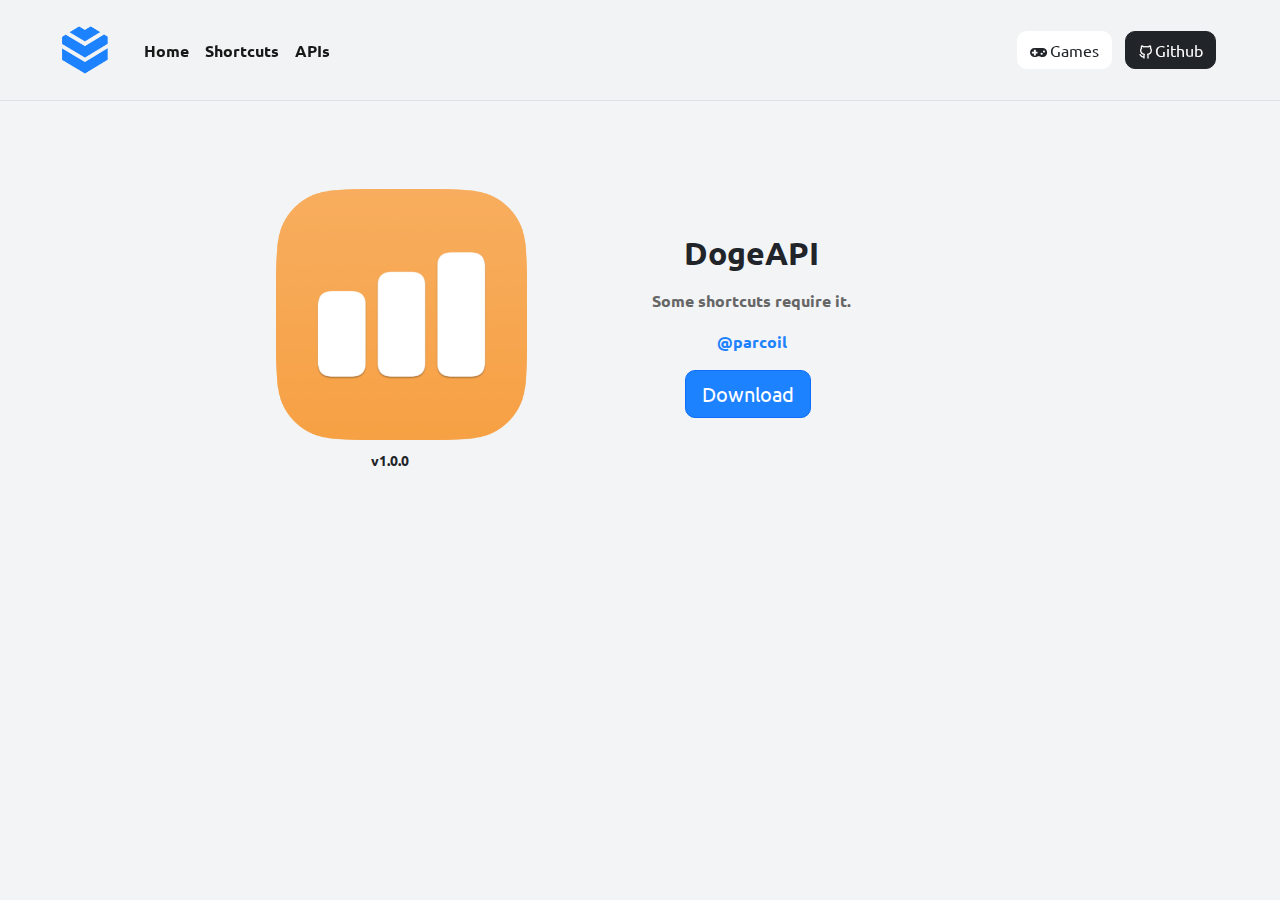
<file: shortcuts/dogeapi.html>
<!DOCTYPE html>
<html lang="en">

<head>
    <meta charset="utf-8">
    <meta name="viewport" content="width=device-width, initial-scale=1.0, shrink-to-fit=no">
    <title>The Parcoil network</title>
    <meta property="og:image" content="https://parcoil.com/assets/img/parcoil logo1.png">
    <meta name="twitter:description" content="The Parcoil network Powering Apps Across the Globe!">
    <meta name="twitter:title" content="The Parcoil network">
    <meta name="description" content="The Parcoil network Powering Apps Across the Globe!">
    <meta property="og:type" content="website">
    <meta name="twitter:card" content="summary">
    <meta property="og:description" content="The Parcoil network Powering Apps Across the Globe!">
    <meta name="twitter:image" content="https://parcoil.com/assets/img/Parcoil2.png">
    <link rel="icon" type="image/png" sizes="512x512" href="../assets/img/Parcoil2.png">
    <link rel="icon" type="image/png" sizes="512x512" href="../assets/img/Parcoil2.png">
    <link rel="icon" type="image/png" sizes="512x512" href="../assets/img/Parcoil2.png">
    <link rel="icon" type="image/png" sizes="512x512" href="../assets/img/Parcoil2.png">
    <link rel="icon" type="image/png" sizes="512x512" href="../assets/img/Parcoil2.png">
    <link rel="stylesheet" href="../assets/bootstrap/css/bootstrap.min.css">
    <link rel="stylesheet" href="../assets/css/Croogla%204F.css">
    <link rel="stylesheet" href="https://fonts.googleapis.com/css?family=Ubuntu&amp;display=swap">
    <link rel="stylesheet" href="../assets/fonts/font-awesome.min.css">
    <link rel="stylesheet" href="../assets/css/Articles-Cards-images.css">
    <link rel="stylesheet" href="../assets/css/Navbar---Logo-Middle---Phone-Logo-Middle.css">
    <link rel="stylesheet" href="../assets/css/styles.css">
</head>

<body style="font-family: Ubuntu, sans-serif;">
    <nav class="navbar navbar-light navbar-expand-sm sticky-top py-3">
        <div class="container"><img src="../assets/img/Parcoil2.png" width="70" height="68" style="margin-left: -102px;"><a class="navbar-brand d-flex align-items-center" href="#"></a><button data-bs-toggle="collapse" class="navbar-toggler" data-bs-target="#navcol-1"><span class="visually-hidden">Toggle navigation</span><span class="navbar-toggler-icon"></span></button>
            <div class="collapse navbar-collapse" id="navcol-1">
                <ul class="navbar-nav me-auto">
                    <li class="nav-item"><a class="nav-link active" href="./" style="font-family: Ubuntu, sans-serif;"><strong>Home</strong></a></li>
                    <li class="nav-item"><a class="nav-link active" href="shortcuts/" style="font-family: Ubuntu, sans-serif;"><strong>Shortcuts</strong></a></li>
                    <li class="nav-item"><a class="nav-link active" href="store" style="font-family: Ubuntu, sans-serif;"><strong>APIs</strong></a></li>
                </ul><a class="btn bg-white me-3" role="button" href="https://nativegames.net" style="font-family: Ubuntu, sans-serif;"><i class="fa fa-gamepad" style="margin-right: 3px;margin-top: -3px;margin-bottom: -2px;padding: 0px;"></i>Games</a><a class="btn btn-dark" role="button" href="https://github.com/Parcoil" style="font-family: Ubuntu, sans-serif;margin-left: -3px;margin-right: -88px;"><svg xmlns="http://www.w3.org/2000/svg" width="1em" height="1em" viewBox="0 0 24 24" stroke-width="2" stroke="currentColor" fill="none" stroke-linecap="round" stroke-linejoin="round" class="icon icon-tabler icon-tabler-brand-github" style="margin-top: -2px;margin-right: 1px;">
                        <path stroke="none" d="M0 0h24v24H0z" fill="none"></path>
                        <path d="M9 19c-4.3 1.4 -4.3 -2.5 -6 -3m12 5v-3.5c0 -1 .1 -1.4 -.5 -2c2.8 -.3 5.5 -1.4 5.5 -6a4.6 4.6 0 0 0 -1.3 -3.2a4.2 4.2 0 0 0 -.1 -3.2s-1.1 -.3 -3.5 1.3a12.3 12.3 0 0 0 -6.2 0c-2.4 -1.6 -3.5 -1.3 -3.5 -1.3a4.2 4.2 0 0 0 -.1 3.2a4.6 4.6 0 0 0 -1.3 3.2c0 4.6 2.7 5.7 5.5 6c-.6 .6 -.6 1.2 -.5 2v3.5"></path>
                    </svg>Github</a>
            </div>
        </div>
    </nav>
    <div class="container text-center py-4 py-xl-5" style="margin-top: -5%;">
        <div class="row gy-4 gy-md-0">
            <div class="col-md-6">
                <div class="p-xl-5 m-xl-5"><img class="fit-cover" style="height: 266px;" src="../assets/img/dogeapi.png" width="307" height="200"><small><strong>v1.0.0</strong></small></div>
            </div>
            <div class="col-md-6 d-md-flex align-items-md-center">
                <div style="max-width: 350px;">
                    <h2 class="fw-bold">DogeAPI</h2>
                    <p class="my-3"><strong><span style="color: rgb(102, 102, 102); background-color: rgba(255, 255, 255, 0);">Some shortcuts require it.</span></strong></p>
                    <p class="my-3"><strong><span style="color: rgb(29, 130, 255);">@parcoil</span></strong></p><a class="btn btn-primary btn-lg me-2" role="button" href="https://www.icloud.com/shortcuts/d0992643807047e7b83fb0e2a9bf6359" style="background: rgb(29,130,255);">Download</a><a class="btn btn-outline-primary btn-lg d-none" role="button" href="#" style="border-color: rgb(29,130,255);">Button</a>
                </div>
            </div>
        </div>
    </div>
    <script src="../assets/bootstrap/js/bootstrap.min.js"></script>
    <script src="../assets/js/bs-init.js"></script>
    <script src="../assets/js/Theme-switcher.js"></script>
</body>

</html>
</file>
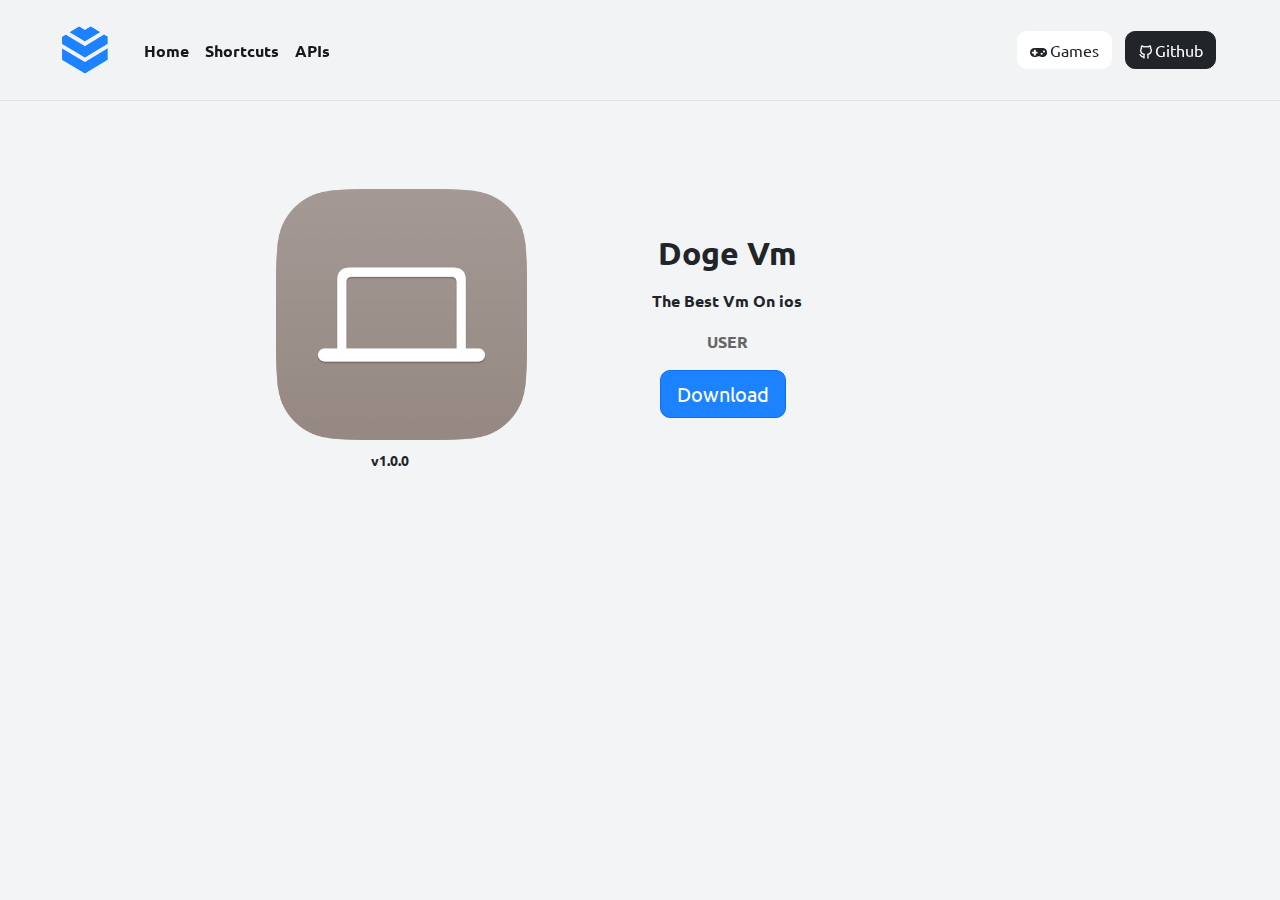
<file: shortcuts/dogevm.html>
<!DOCTYPE html>
<html lang="en">

<head>
    <meta charset="utf-8">
    <meta name="viewport" content="width=device-width, initial-scale=1.0, shrink-to-fit=no">
    <title>The Parcoil network</title>
    <meta property="og:image" content="https://parcoil.com/assets/img/parcoil logo1.png">
    <meta name="twitter:description" content="The Parcoil network Powering Apps Across the Globe!">
    <meta name="twitter:title" content="The Parcoil network">
    <meta name="description" content="The Parcoil network Powering Apps Across the Globe!">
    <meta property="og:type" content="website">
    <meta name="twitter:card" content="summary">
    <meta property="og:description" content="The Parcoil network Powering Apps Across the Globe!">
    <meta name="twitter:image" content="https://parcoil.com/assets/img/Parcoil2.png">
    <link rel="icon" type="image/png" sizes="512x512" href="../assets/img/Parcoil2.png">
    <link rel="icon" type="image/png" sizes="512x512" href="../assets/img/Parcoil2.png">
    <link rel="icon" type="image/png" sizes="512x512" href="../assets/img/Parcoil2.png">
    <link rel="icon" type="image/png" sizes="512x512" href="../assets/img/Parcoil2.png">
    <link rel="icon" type="image/png" sizes="512x512" href="../assets/img/Parcoil2.png">
    <link rel="stylesheet" href="../assets/bootstrap/css/bootstrap.min.css">
    <link rel="stylesheet" href="../assets/css/Croogla%204F.css">
    <link rel="stylesheet" href="https://fonts.googleapis.com/css?family=Ubuntu&amp;display=swap">
    <link rel="stylesheet" href="../assets/fonts/font-awesome.min.css">
    <link rel="stylesheet" href="../assets/css/Articles-Cards-images.css">
    <link rel="stylesheet" href="../assets/css/Navbar---Logo-Middle---Phone-Logo-Middle.css">
    <link rel="stylesheet" href="../assets/css/styles.css">
</head>

<body style="font-family: Ubuntu, sans-serif;">
    <nav class="navbar navbar-light navbar-expand-sm sticky-top py-3">
        <div class="container"><img src="../assets/img/Parcoil2.png" width="70" height="68" style="margin-left: -102px;"><a class="navbar-brand d-flex align-items-center" href="#"></a><button data-bs-toggle="collapse" class="navbar-toggler" data-bs-target="#navcol-1"><span class="visually-hidden">Toggle navigation</span><span class="navbar-toggler-icon"></span></button>
            <div class="collapse navbar-collapse" id="navcol-1">
                <ul class="navbar-nav me-auto">
                    <li class="nav-item"><a class="nav-link active" href="./" style="font-family: Ubuntu, sans-serif;"><strong>Home</strong></a></li>
                    <li class="nav-item"><a class="nav-link active" href="shortcuts/" style="font-family: Ubuntu, sans-serif;"><strong>Shortcuts</strong></a></li>
                    <li class="nav-item"><a class="nav-link active" href="store" style="font-family: Ubuntu, sans-serif;"><strong>APIs</strong></a></li>
                </ul><a class="btn bg-white me-3" role="button" href="https://nativegames.net" style="font-family: Ubuntu, sans-serif;"><i class="fa fa-gamepad" style="margin-right: 3px;margin-top: -3px;margin-bottom: -2px;padding: 0px;"></i>Games</a><a class="btn btn-dark" role="button" href="https://github.com/Parcoil" style="font-family: Ubuntu, sans-serif;margin-left: -3px;margin-right: -88px;"><svg xmlns="http://www.w3.org/2000/svg" width="1em" height="1em" viewBox="0 0 24 24" stroke-width="2" stroke="currentColor" fill="none" stroke-linecap="round" stroke-linejoin="round" class="icon icon-tabler icon-tabler-brand-github" style="margin-top: -2px;margin-right: 1px;">
                        <path stroke="none" d="M0 0h24v24H0z" fill="none"></path>
                        <path d="M9 19c-4.3 1.4 -4.3 -2.5 -6 -3m12 5v-3.5c0 -1 .1 -1.4 -.5 -2c2.8 -.3 5.5 -1.4 5.5 -6a4.6 4.6 0 0 0 -1.3 -3.2a4.2 4.2 0 0 0 -.1 -3.2s-1.1 -.3 -3.5 1.3a12.3 12.3 0 0 0 -6.2 0c-2.4 -1.6 -3.5 -1.3 -3.5 -1.3a4.2 4.2 0 0 0 -.1 3.2a4.6 4.6 0 0 0 -1.3 3.2c0 4.6 2.7 5.7 5.5 6c-.6 .6 -.6 1.2 -.5 2v3.5"></path>
                    </svg>Github</a>
            </div>
        </div>
    </nav>
    <div class="container text-center py-4 py-xl-5" style="margin-top: -5%;">
        <div class="row gy-4 gy-md-0">
            <div class="col-md-6">
                <div class="p-xl-5 m-xl-5"><img class="fit-cover" style="height: 266px;" src="../assets/img/dogevm.png" width="307" height="200"><small><strong>v1.0.0</strong></small></div>
            </div>
            <div class="col-md-6 d-md-flex align-items-md-center">
                <div style="max-width: 350px;">
                    <h2 class="fw-bold" style="font-family: Ubuntu, sans-serif;">Doge Vm</h2>
                    <p class="my-3" style="font-family: Ubuntu, sans-serif;"><strong>The Best Vm On ios</strong></p>
                    <p class="my-3"><strong><span style="color: rgb(102, 102, 102);">USER</span></strong></p><a class="btn btn-primary btn-lg me-2" role="button" href="https://www.mediafire.com/file/04a8gq3yxel93yy/Dogevm.zip/file" style="background: rgb(29,130,255);">Download</a><a class="btn btn-outline-primary btn-lg d-none" role="button" href="#" style="border-color: rgb(29,130,255);">Button</a>
                </div>
            </div>
        </div>
    </div>
    <script src="../assets/bootstrap/js/bootstrap.min.js"></script>
    <script src="../assets/js/bs-init.js"></script>
    <script src="../assets/js/Theme-switcher.js"></script>
</body>

</html>
</file>
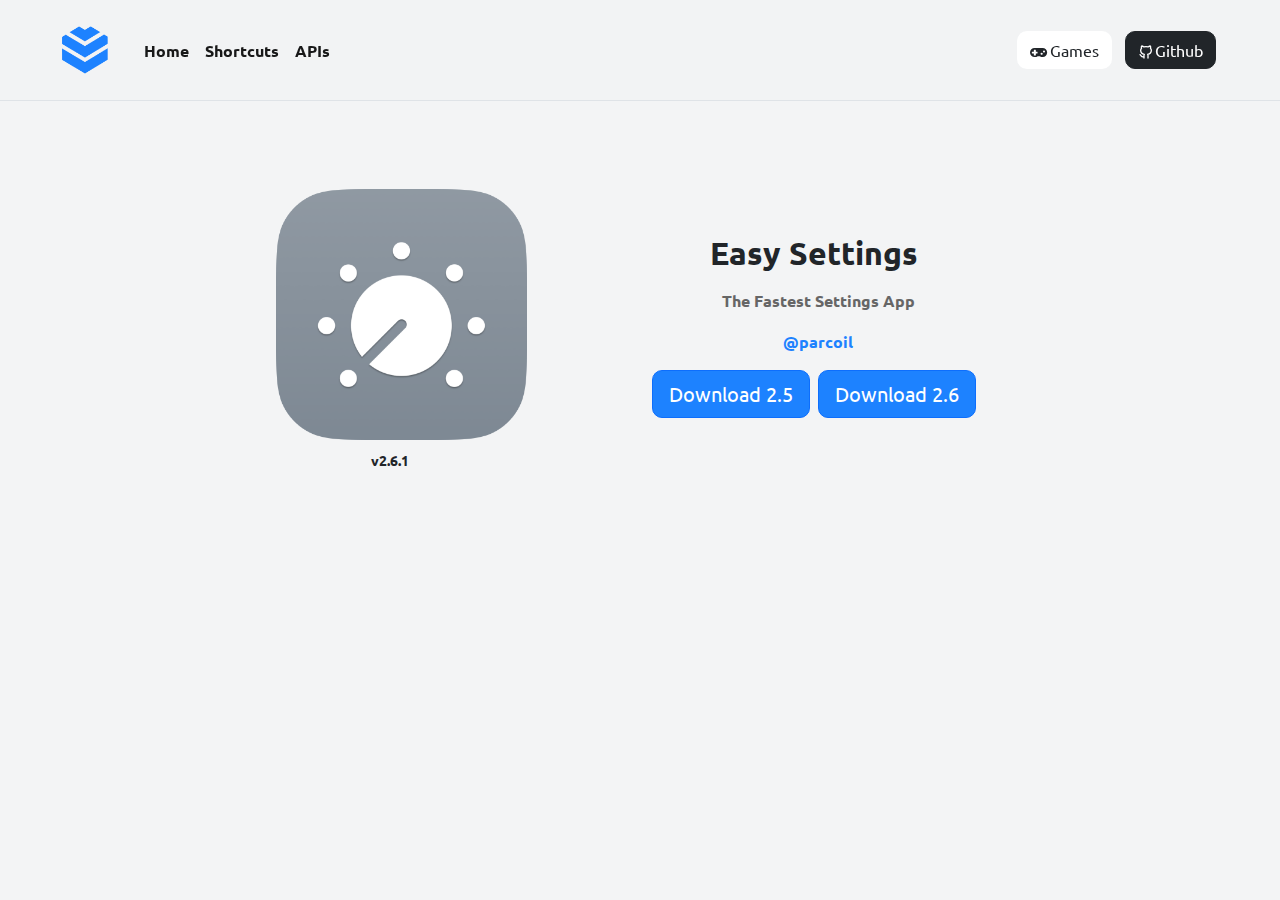
<file: shortcuts/easysettings.html>
<!DOCTYPE html>
<html lang="en">

<head>
    <meta charset="utf-8">
    <meta name="viewport" content="width=device-width, initial-scale=1.0, shrink-to-fit=no">
    <title>The Parcoil network</title>
    <meta property="og:image" content="https://parcoil.com/assets/img/parcoil logo1.png">
    <meta name="twitter:description" content="The Parcoil network Powering Apps Across the Globe!">
    <meta name="twitter:title" content="The Parcoil network">
    <meta name="description" content="The Parcoil network Powering Apps Across the Globe!">
    <meta property="og:type" content="website">
    <meta name="twitter:card" content="summary">
    <meta property="og:description" content="The Parcoil network Powering Apps Across the Globe!">
    <meta name="twitter:image" content="https://parcoil.com/assets/img/Parcoil2.png">
    <link rel="icon" type="image/png" sizes="512x512" href="../assets/img/Parcoil2.png">
    <link rel="icon" type="image/png" sizes="512x512" href="../assets/img/Parcoil2.png">
    <link rel="icon" type="image/png" sizes="512x512" href="../assets/img/Parcoil2.png">
    <link rel="icon" type="image/png" sizes="512x512" href="../assets/img/Parcoil2.png">
    <link rel="icon" type="image/png" sizes="512x512" href="../assets/img/Parcoil2.png">
    <link rel="stylesheet" href="../assets/bootstrap/css/bootstrap.min.css">
    <link rel="stylesheet" href="../assets/css/Croogla%204F.css">
    <link rel="stylesheet" href="https://fonts.googleapis.com/css?family=Ubuntu&amp;display=swap">
    <link rel="stylesheet" href="../assets/fonts/font-awesome.min.css">
    <link rel="stylesheet" href="../assets/css/Articles-Cards-images.css">
    <link rel="stylesheet" href="../assets/css/Navbar---Logo-Middle---Phone-Logo-Middle.css">
    <link rel="stylesheet" href="../assets/css/styles.css">
</head>

<body class="text-center" style="font-family: Ubuntu, sans-serif;">
    <nav class="navbar navbar-light navbar-expand-sm sticky-top py-3">
        <div class="container"><img src="../assets/img/Parcoil2.png" width="70" height="68" style="margin-left: -102px;"><a class="navbar-brand d-flex align-items-center" href="#"></a><button data-bs-toggle="collapse" class="navbar-toggler" data-bs-target="#navcol-1"><span class="visually-hidden">Toggle navigation</span><span class="navbar-toggler-icon"></span></button>
            <div class="collapse navbar-collapse" id="navcol-1">
                <ul class="navbar-nav me-auto">
                    <li class="nav-item"><a class="nav-link active" href="./" style="font-family: Ubuntu, sans-serif;"><strong>Home</strong></a></li>
                    <li class="nav-item"><a class="nav-link active" href="shortcuts/" style="font-family: Ubuntu, sans-serif;"><strong>Shortcuts</strong></a></li>
                    <li class="nav-item"><a class="nav-link active" href="store" style="font-family: Ubuntu, sans-serif;"><strong>APIs</strong></a></li>
                </ul><a class="btn bg-white me-3" role="button" href="https://nativegames.net" style="font-family: Ubuntu, sans-serif;"><i class="fa fa-gamepad" style="margin-right: 3px;margin-top: -3px;margin-bottom: -2px;padding: 0px;"></i>Games</a><a class="btn btn-dark" role="button" href="https://github.com/Parcoil" style="font-family: Ubuntu, sans-serif;margin-left: -3px;margin-right: -88px;"><svg xmlns="http://www.w3.org/2000/svg" width="1em" height="1em" viewBox="0 0 24 24" stroke-width="2" stroke="currentColor" fill="none" stroke-linecap="round" stroke-linejoin="round" class="icon icon-tabler icon-tabler-brand-github" style="margin-top: -2px;margin-right: 1px;">
                        <path stroke="none" d="M0 0h24v24H0z" fill="none"></path>
                        <path d="M9 19c-4.3 1.4 -4.3 -2.5 -6 -3m12 5v-3.5c0 -1 .1 -1.4 -.5 -2c2.8 -.3 5.5 -1.4 5.5 -6a4.6 4.6 0 0 0 -1.3 -3.2a4.2 4.2 0 0 0 -.1 -3.2s-1.1 -.3 -3.5 1.3a12.3 12.3 0 0 0 -6.2 0c-2.4 -1.6 -3.5 -1.3 -3.5 -1.3a4.2 4.2 0 0 0 -.1 3.2a4.6 4.6 0 0 0 -1.3 3.2c0 4.6 2.7 5.7 5.5 6c-.6 .6 -.6 1.2 -.5 2v3.5"></path>
                    </svg>Github</a>
            </div>
        </div>
    </nav>
    <div class="container py-4 py-xl-5" style="margin-top: -5%;">
        <div class="row gy-4 gy-md-0">
            <div class="col-md-6">
                <div class="p-xl-5 m-xl-5"><img class="fit-cover" style="height: 266px;" src="../assets/img/easysettings25.png" width="307" height="200"><small><strong>v2.6.1</strong></small></div>
            </div>
            <div class="col-md-6 d-md-flex align-items-md-center">
                <div style="max-width: 350px;">
                    <h2 class="fw-bold">Easy Settings&nbsp;</h2>
                    <p class="my-3" style="font-family: Ubuntu, sans-serif;"><strong><span style="color: rgb(102, 102, 102);">The Fastest Settings App</span></strong></p>
                    <p class="my-3"><strong><span style="color: rgb(29, 130, 255);">@parcoil</span></strong></p><a class="btn btn-primary btn-lg me-2" role="button" href="https://www.icloud.com/shortcuts/d0992643807047e7b83fb0e2a9bf6359" style="background: rgb(29,130,255);">Download 2.5</a><a class="btn btn-primary btn-lg me-2" role="button" href="https://routinehub.co/download/42440/" style="background: rgb(29,130,255);">Download 2.6</a><a class="btn btn-outline-primary btn-lg d-none" role="button" href="#" style="border-color: rgb(29,130,255);">Button</a>
                </div>
            </div>
        </div>
    </div>
    <script src="../assets/bootstrap/js/bootstrap.min.js"></script>
    <script src="../assets/js/bs-init.js"></script>
    <script src="../assets/js/Theme-switcher.js"></script>
</body>

</html>
</file>
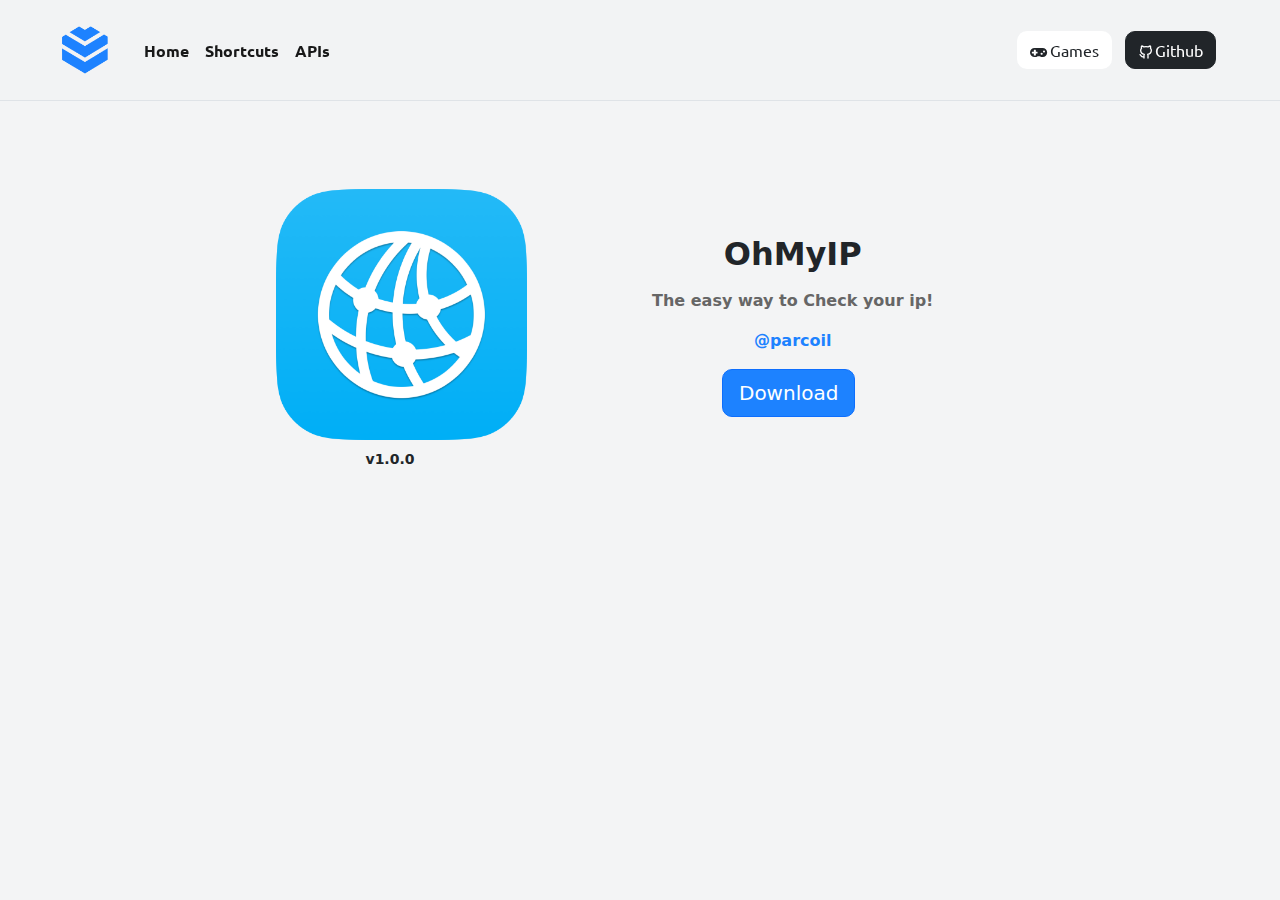
<file: shortcuts/ohmyip.html>
<!DOCTYPE html>
<html lang="en">

<head>
    <meta charset="utf-8">
    <meta name="viewport" content="width=device-width, initial-scale=1.0, shrink-to-fit=no">
    <title>The Parcoil network</title>
    <meta property="og:image" content="https://parcoil.com/assets/img/parcoil logo1.png">
    <meta name="twitter:description" content="The Parcoil network Powering Apps Across the Globe!">
    <meta name="twitter:title" content="The Parcoil network">
    <meta name="description" content="The Parcoil network Powering Apps Across the Globe!">
    <meta property="og:type" content="website">
    <meta name="twitter:card" content="summary">
    <meta property="og:description" content="The Parcoil network Powering Apps Across the Globe!">
    <meta name="twitter:image" content="https://parcoil.com/assets/img/Parcoil2.png">
    <link rel="icon" type="image/png" sizes="512x512" href="../assets/img/Parcoil2.png">
    <link rel="icon" type="image/png" sizes="512x512" href="../assets/img/Parcoil2.png">
    <link rel="icon" type="image/png" sizes="512x512" href="../assets/img/Parcoil2.png">
    <link rel="icon" type="image/png" sizes="512x512" href="../assets/img/Parcoil2.png">
    <link rel="icon" type="image/png" sizes="512x512" href="../assets/img/Parcoil2.png">
    <link rel="stylesheet" href="../assets/bootstrap/css/bootstrap.min.css">
    <link rel="stylesheet" href="../assets/css/Croogla%204F.css">
    <link rel="stylesheet" href="https://fonts.googleapis.com/css?family=Ubuntu&amp;display=swap">
    <link rel="stylesheet" href="../assets/fonts/font-awesome.min.css">
    <link rel="stylesheet" href="../assets/css/Articles-Cards-images.css">
    <link rel="stylesheet" href="../assets/css/Navbar---Logo-Middle---Phone-Logo-Middle.css">
    <link rel="stylesheet" href="../assets/css/styles.css">
</head>

<body>
    <nav class="navbar navbar-light navbar-expand-sm sticky-top py-3">
        <div class="container"><img src="../assets/img/Parcoil2.png" width="70" height="68" style="margin-left: -102px;"><a class="navbar-brand d-flex align-items-center" href="#"></a><button data-bs-toggle="collapse" class="navbar-toggler" data-bs-target="#navcol-1"><span class="visually-hidden">Toggle navigation</span><span class="navbar-toggler-icon"></span></button>
            <div class="collapse navbar-collapse" id="navcol-1">
                <ul class="navbar-nav me-auto">
                    <li class="nav-item"><a class="nav-link active" href="./" style="font-family: Ubuntu, sans-serif;"><strong>Home</strong></a></li>
                    <li class="nav-item"><a class="nav-link active" href="shortcuts/" style="font-family: Ubuntu, sans-serif;"><strong>Shortcuts</strong></a></li>
                    <li class="nav-item"><a class="nav-link active" href="store" style="font-family: Ubuntu, sans-serif;"><strong>APIs</strong></a></li>
                </ul><a class="btn bg-white me-3" role="button" href="https://nativegames.net" style="font-family: Ubuntu, sans-serif;"><i class="fa fa-gamepad" style="margin-right: 3px;margin-top: -3px;margin-bottom: -2px;padding: 0px;"></i>Games</a><a class="btn btn-dark" role="button" href="https://github.com/Parcoil" style="font-family: Ubuntu, sans-serif;margin-left: -3px;margin-right: -88px;"><svg xmlns="http://www.w3.org/2000/svg" width="1em" height="1em" viewBox="0 0 24 24" stroke-width="2" stroke="currentColor" fill="none" stroke-linecap="round" stroke-linejoin="round" class="icon icon-tabler icon-tabler-brand-github" style="margin-top: -2px;margin-right: 1px;">
                        <path stroke="none" d="M0 0h24v24H0z" fill="none"></path>
                        <path d="M9 19c-4.3 1.4 -4.3 -2.5 -6 -3m12 5v-3.5c0 -1 .1 -1.4 -.5 -2c2.8 -.3 5.5 -1.4 5.5 -6a4.6 4.6 0 0 0 -1.3 -3.2a4.2 4.2 0 0 0 -.1 -3.2s-1.1 -.3 -3.5 1.3a12.3 12.3 0 0 0 -6.2 0c-2.4 -1.6 -3.5 -1.3 -3.5 -1.3a4.2 4.2 0 0 0 -.1 3.2a4.6 4.6 0 0 0 -1.3 3.2c0 4.6 2.7 5.7 5.5 6c-.6 .6 -.6 1.2 -.5 2v3.5"></path>
                    </svg>Github</a>
            </div>
        </div>
    </nav>
    <div class="container text-center py-4 py-xl-5" style="margin-top: -5%;">
        <div class="row gy-4 gy-md-0">
            <div class="col-md-6">
                <div class="p-xl-5 m-xl-5"><img class="fit-cover" style="height: 266px;" src="../assets/img/ohmyip.png" width="307" height="200"><small><strong>v1.0.0</strong></small></div>
            </div>
            <div class="col-md-6 d-md-flex align-items-md-center">
                <div style="max-width: 350px;">
                    <h2 class="fw-bold">OhMyIP</h2>
                    <p class="my-3"><strong><span style="color: rgb(102, 102, 102);">The easy way to&nbsp;Check your ip!</span></strong></p>
                    <p class="my-3"><strong><span style="color: rgb(29, 130, 255);">@parcoil</span></strong></p><a class="btn btn-primary btn-lg me-2" role="button" href="https://www.icloud.com/shortcuts/e23e081c7778459d816163f8a3032816" style="background: rgb(29,130,255);">Download</a><a class="btn btn-outline-primary btn-lg d-none" role="button" href="#" style="border-color: rgb(29,130,255);">Button</a>
                </div>
            </div>
        </div>
    </div>
    <script src="../assets/bootstrap/js/bootstrap.min.js"></script>
    <script src="../assets/js/bs-init.js"></script>
    <script src="../assets/js/Theme-switcher.js"></script>
</body>

</html>
</file>
<file: assets/css/Articles-Cards-images.css>
.fit-cover {
  object-fit: cover;
}
</file>
<file: assets/css/Navbar---Logo-Middle---Phone-Logo-Middle.css>
@media (min-width: 768px) {
  #logoimage {
    width: 100px;
  }
}

@media (max-width: 767px) {
  #logoimage {
    display: none;
  }
}

@media (min-width: 768px) {
  .navigationitemsleft {
    margin-right: 40px;
    font-size: 18px;
  }
}

@media (min-width: 768px) {
  .navigationitemsright {
    margin-left: 40px;
    font-size: 18px;
  }
}

#logoimageonphone {
  width: 80px;
  position: absolute;
}

@media (min-width: 768px) {
  #logoimageonphone {
    display: none;
  }
}

@media (max-width: 575px) {
  #logoimageonphone {
    margin-left: 43%;
  }
}

@media (min-width: 575px) {
  #logoimageonphone {
    margin-left: 45%;
  }
}

@media (max-width: 767px) {
  .navigationitemsleft {
    margin-top: 10px;
  }
}

@media (max-width: 767px) {
  .navigationitemsright {
    margin-top: 10px;
  }
}
</file>
<file: assets/css/styles.css>
body {
  background: #f3f4f5;
}

.btn {
  border-radius: 10px;
}

.navbar {
  background: rgba(241, 242, 244, 0.8);
  border-bottom: 1px solid #dfe3e7 ;
  backdrop-filter: blur(16px);
  -webkit-backdrop-filter: blur(16px);
}

.hero-content {
  background: #f3f4f5;
}

@media (min-width: 768px) {
  .hero-content {
    background: transparent;
    height: 500px;
  }
}

@media (min-width: 1200px) {
  .hero-content {
    height: 600px;
  }
}

@media (min-width: 1400px) {
  .hero-content {
    height: 800px;
  }
}

.card .btn {
  border-radius: 20px;
  padding-left: 16px;
  margin-left: -16px;
  background: transparent;
  border-style: none;
}

.card:hover .card-img {
  transform: scale(1.10);
}

.card {
  overflow: hidden;
  border-radius: 20px;
}

.card .card-img {
  transition: all ease .3s;
}

@media (min-width: 768px) {
  .card-content-half {
    width: 50%;
  }
}

@media (min-width: 1200px) {
  .container {
    max-width: 1000px;
  }
}

.card:hover .btn {
  background: var(--bs-blue);
  color: white;
}

.alert {
}
</file>
